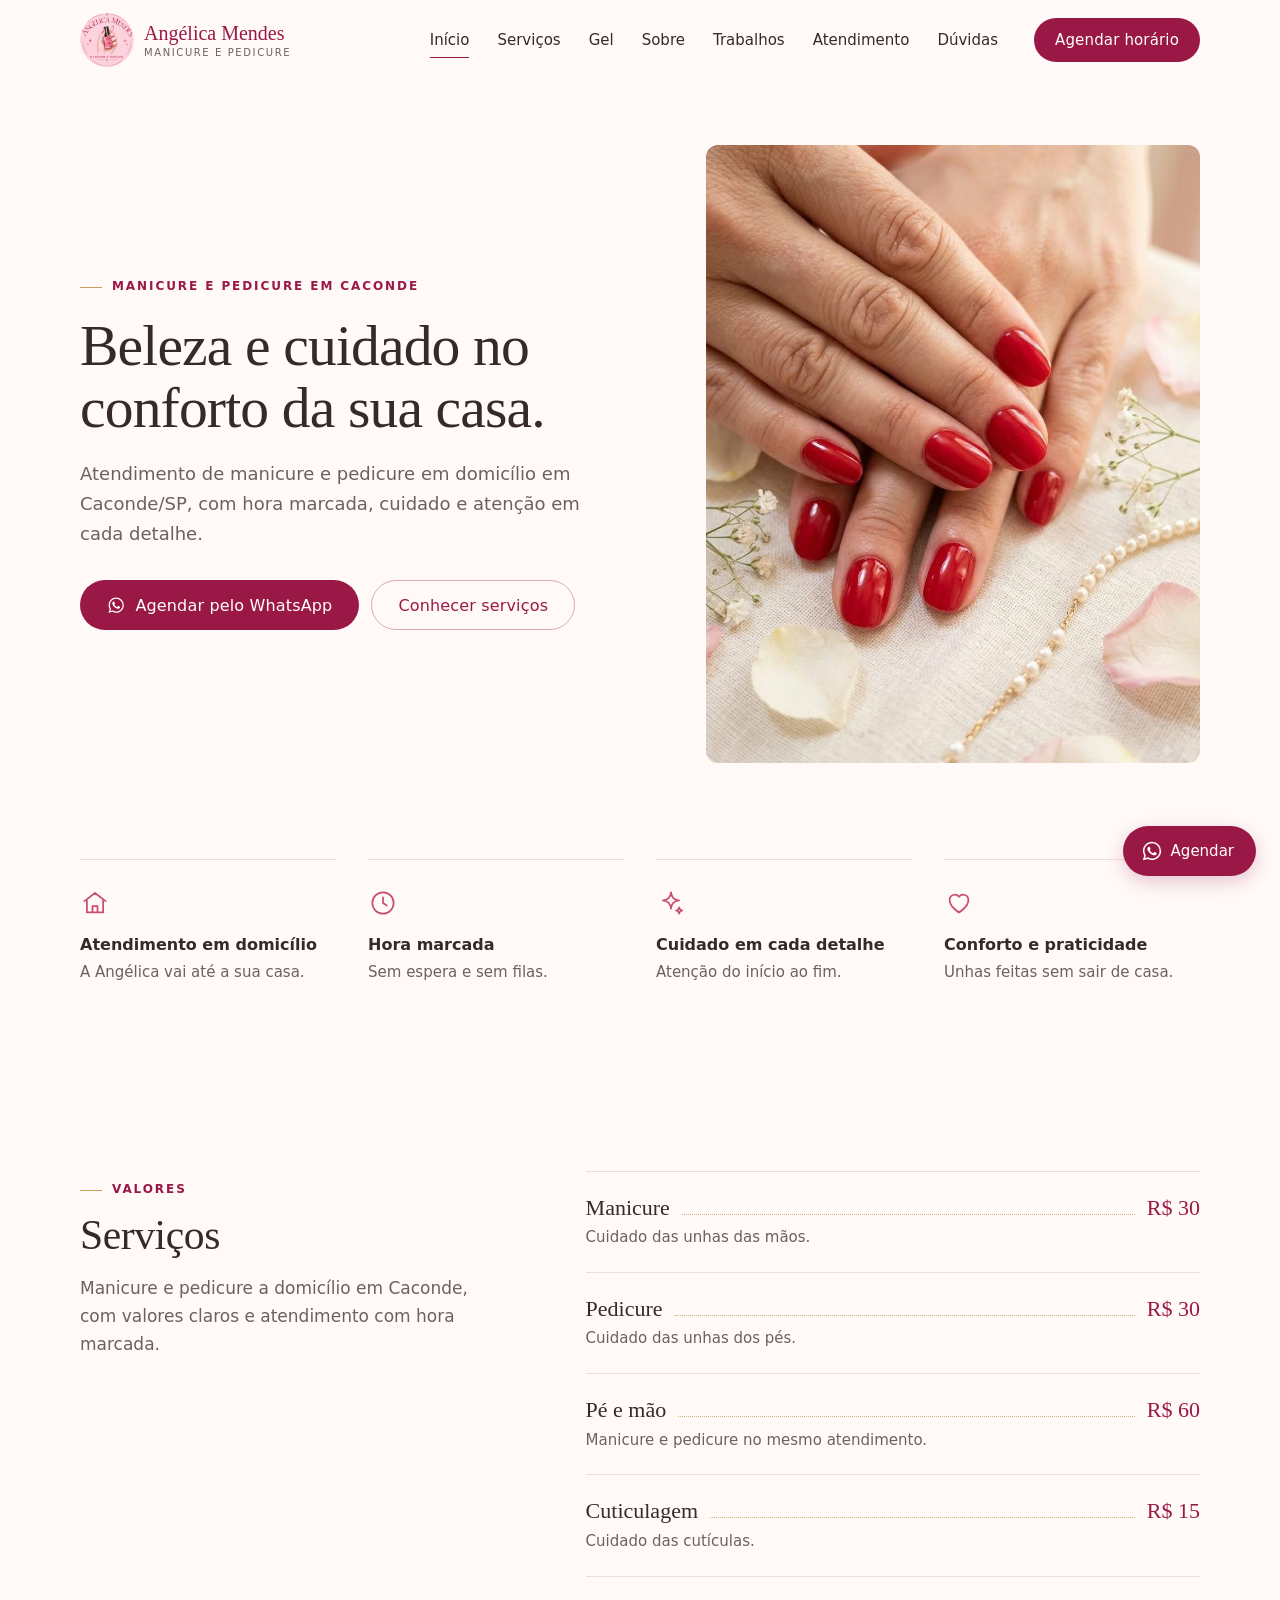
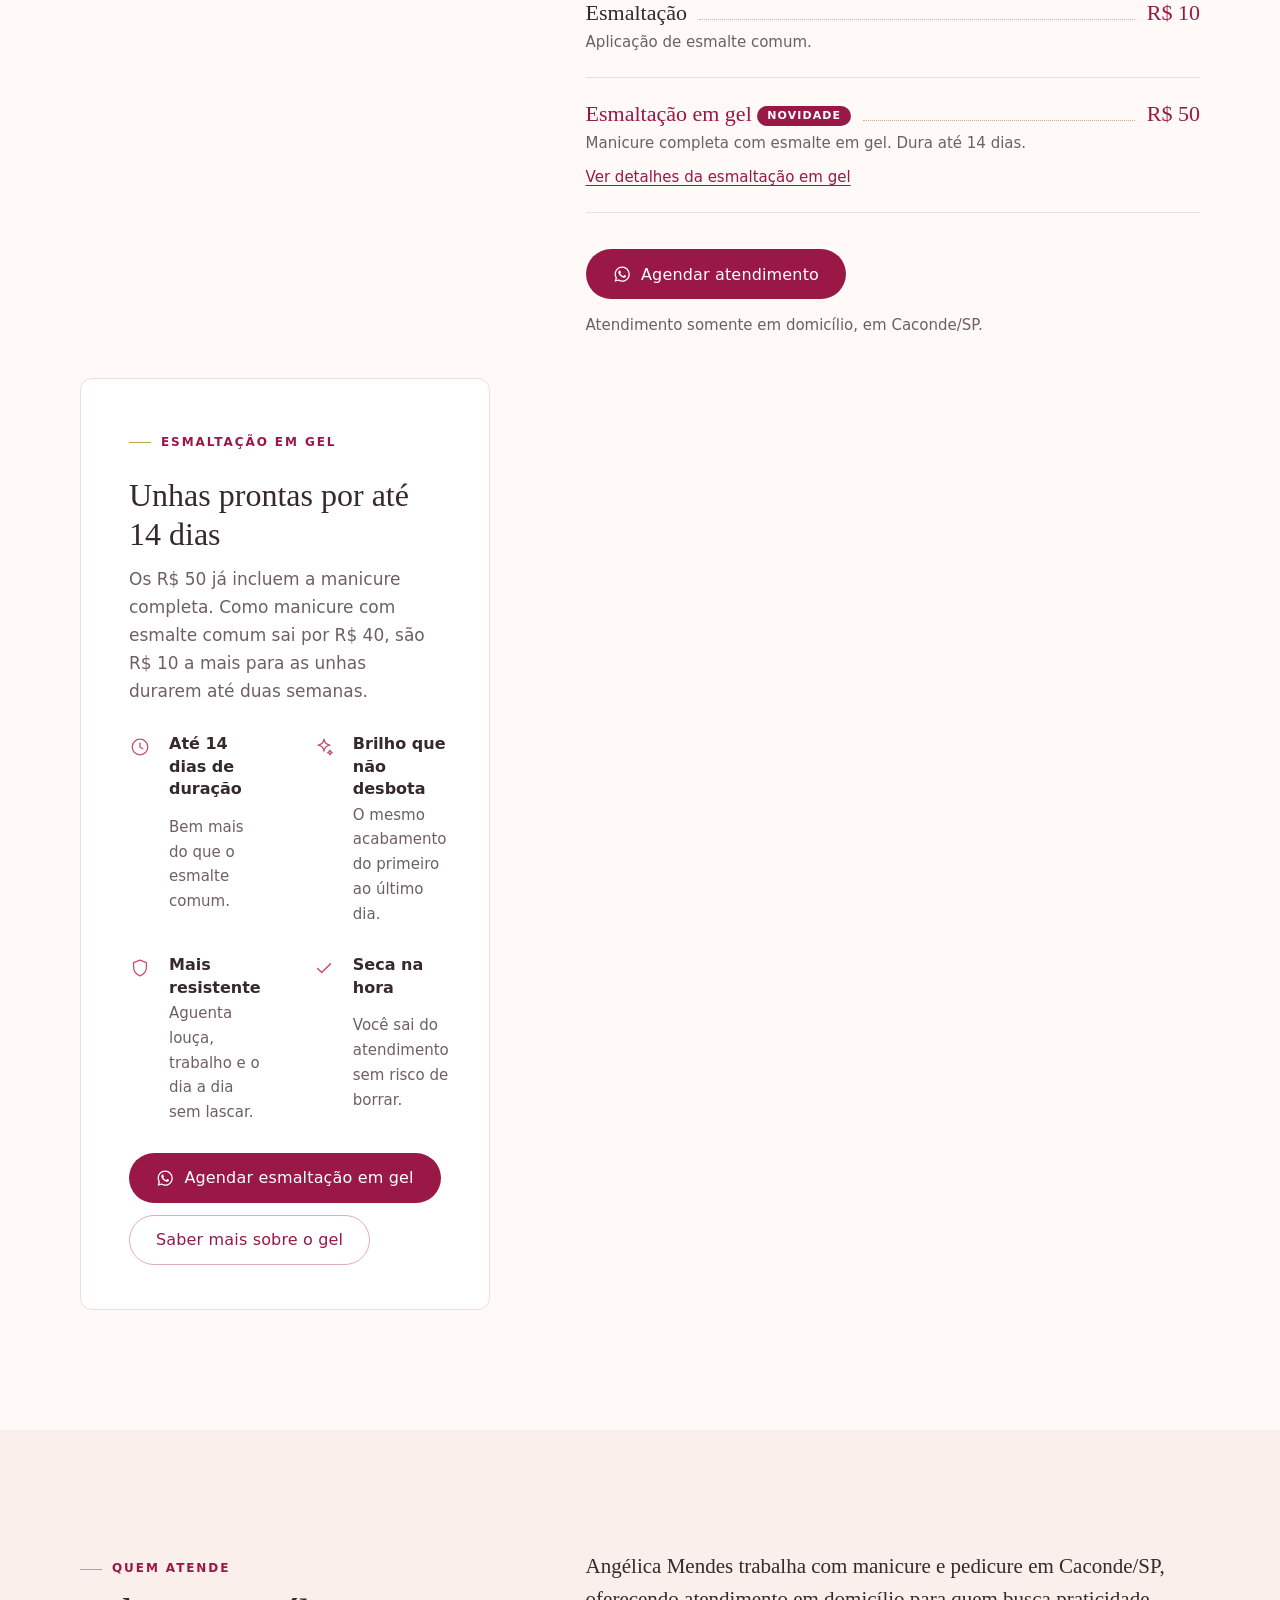
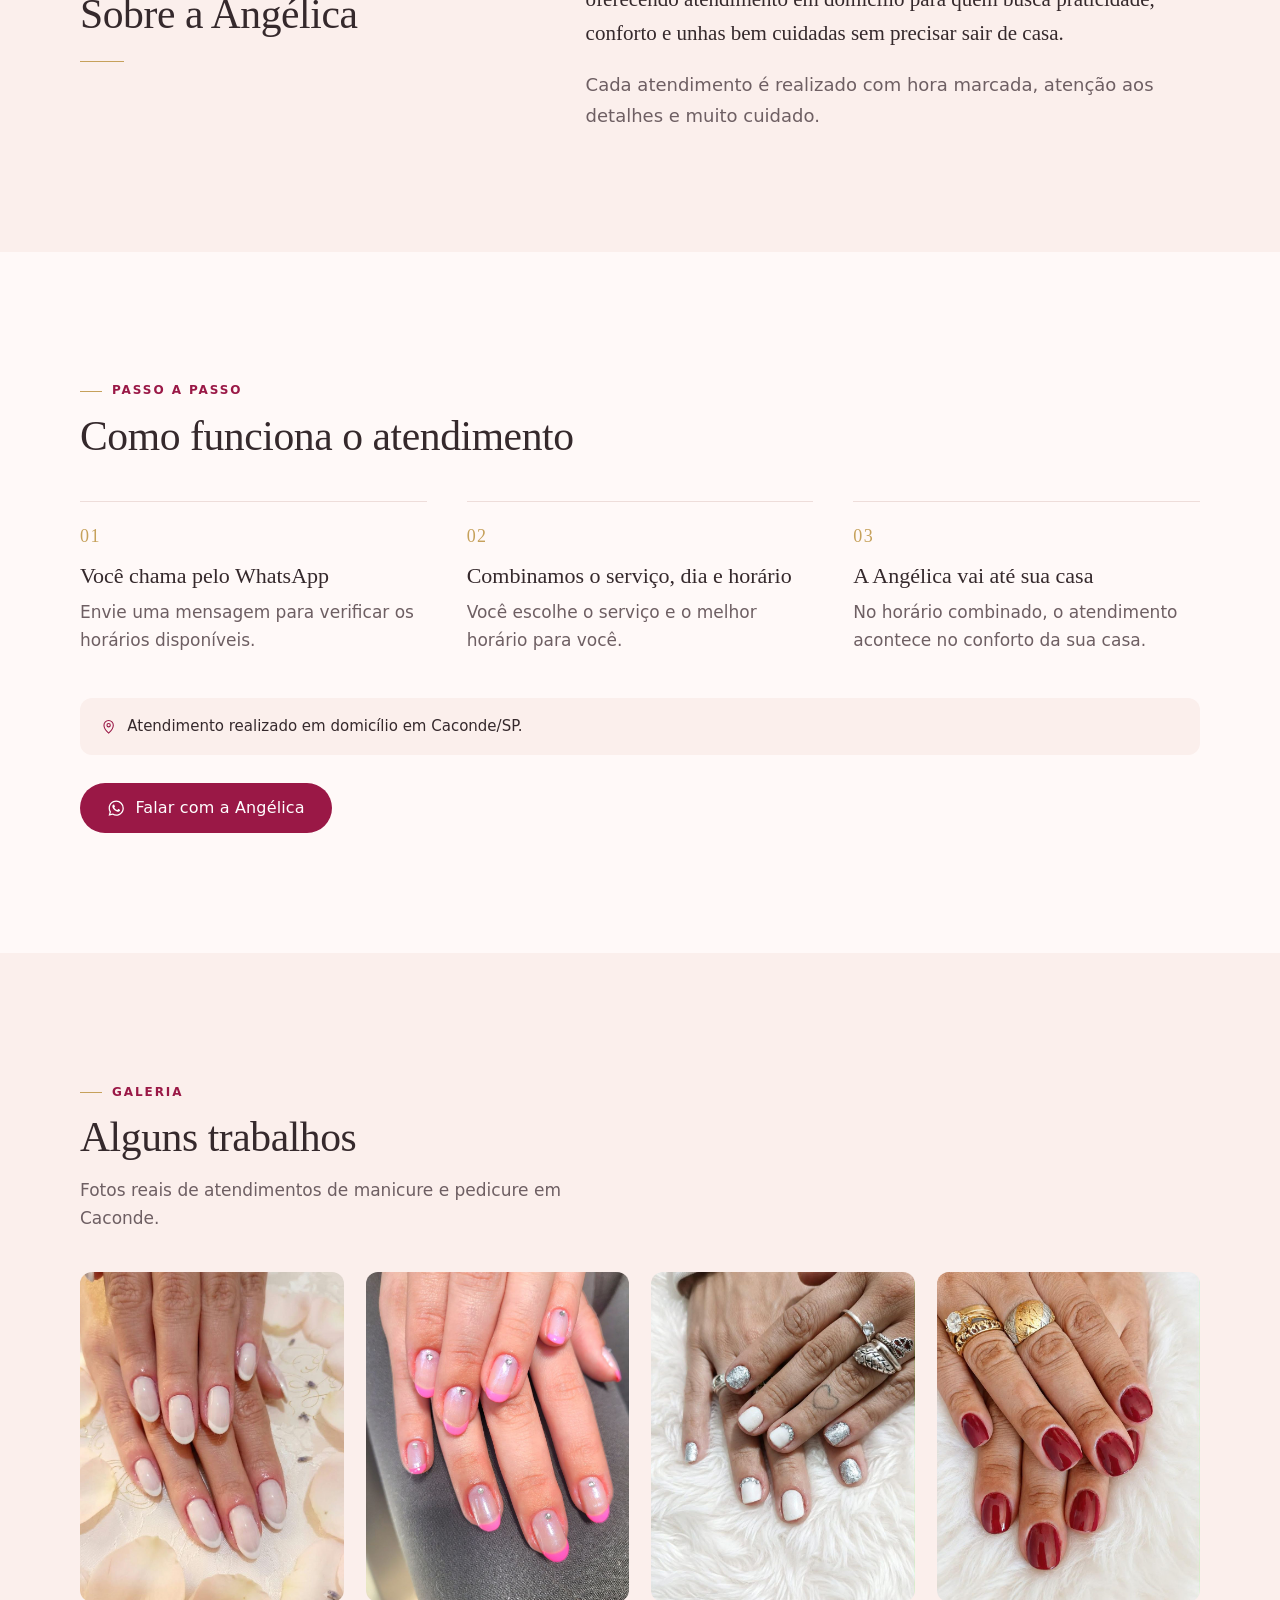
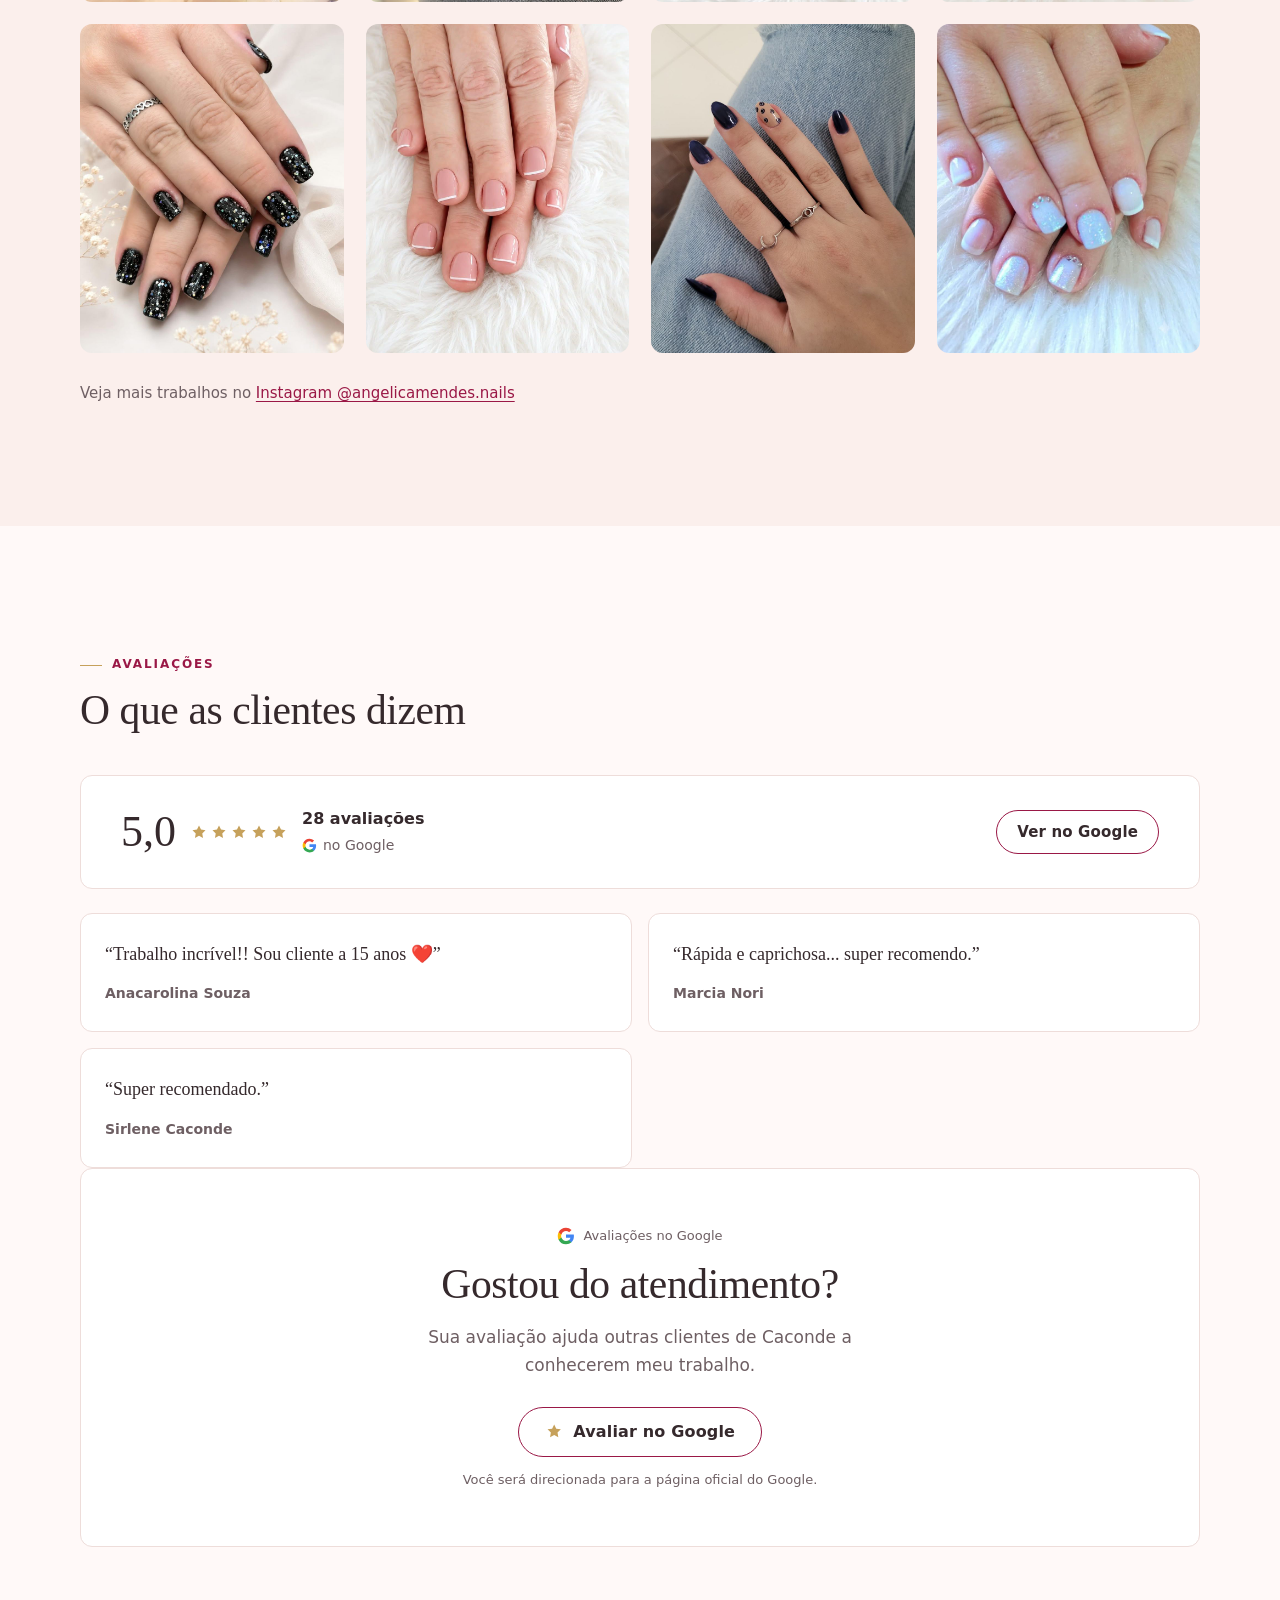
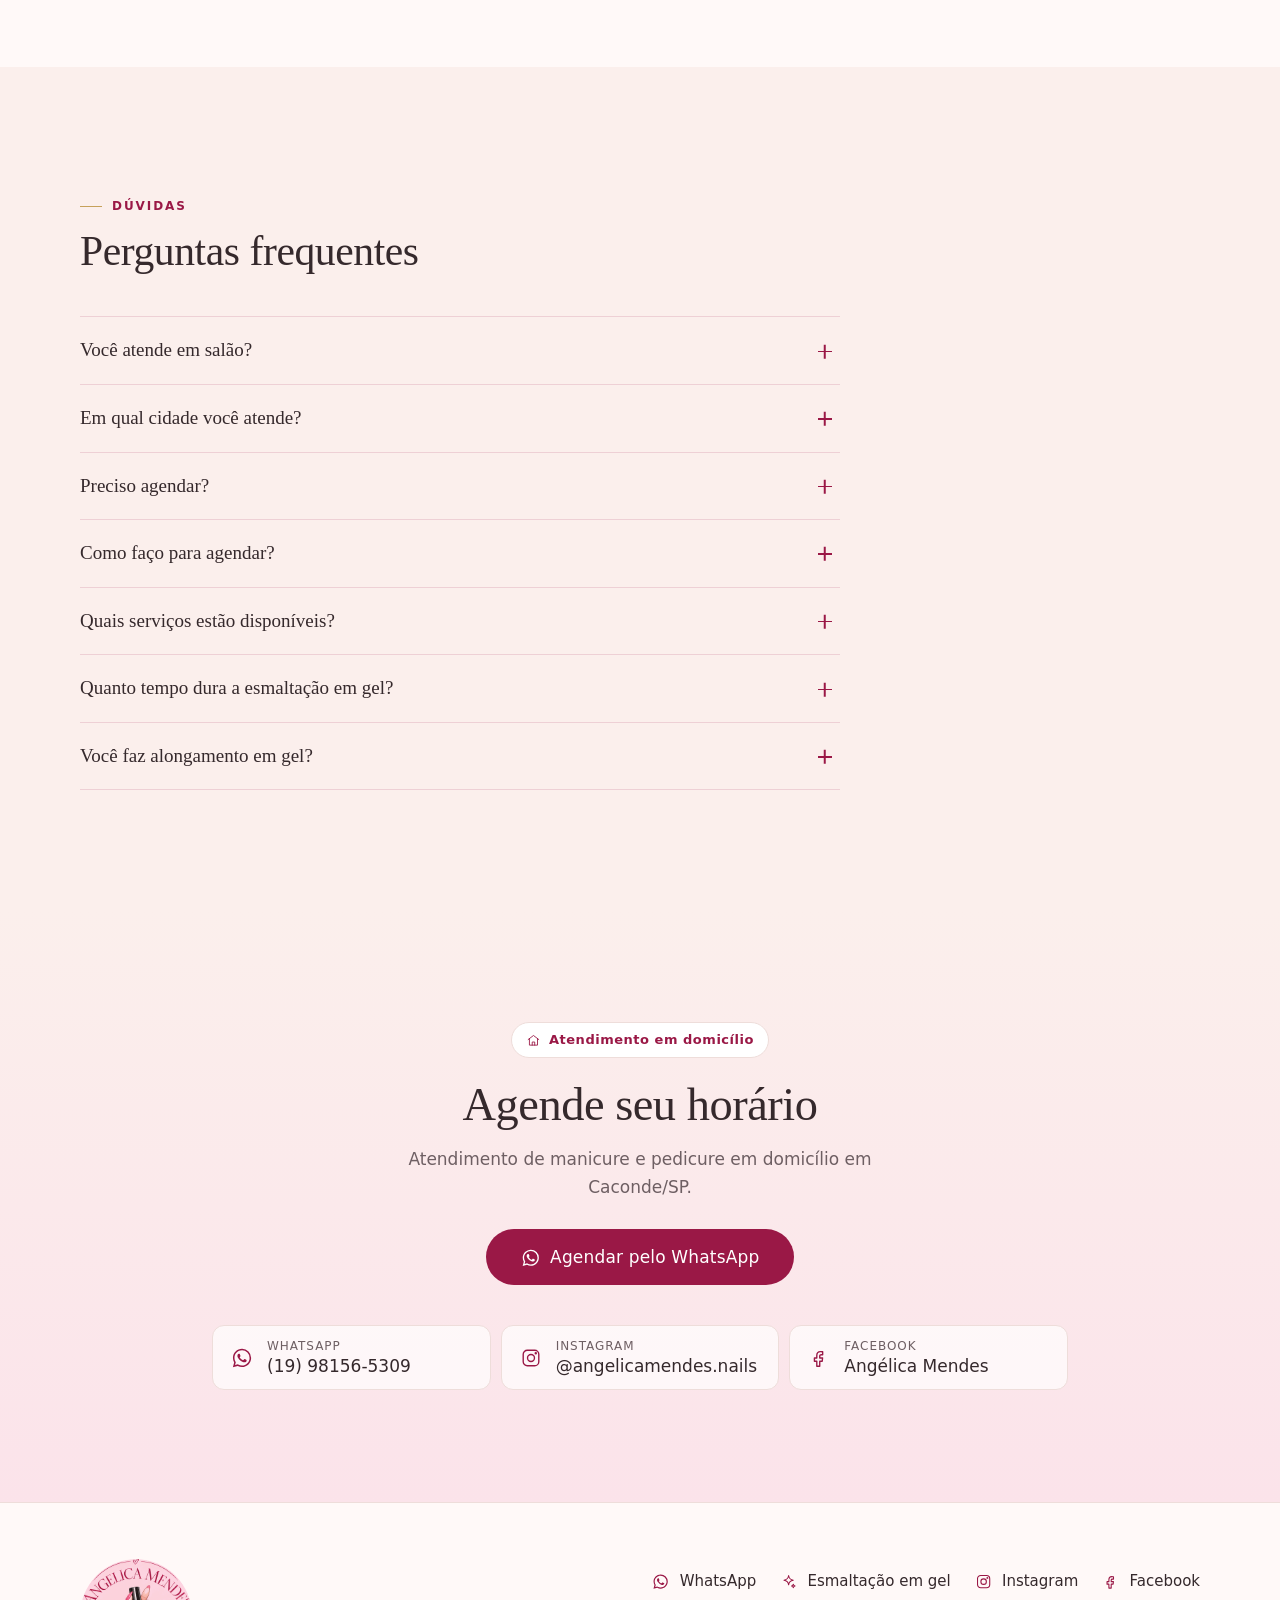
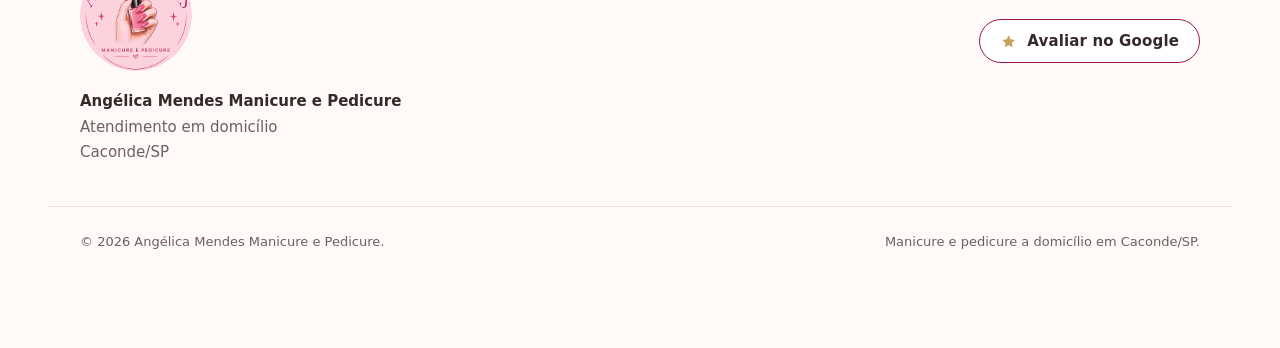
<file: index.html>
<!DOCTYPE html>
<html lang="pt-BR">
<head>
  <meta charset="utf-8">
  <meta name="viewport" content="width=device-width, initial-scale=1">

  <title>Angélica Mendes | Manicure e Pedicure em Caconde SP</title>
  <meta name="description" content="Manicure, pedicure e esmaltação em gel em domicílio em Caconde/SP. Hora marcada, gel com duração de até 14 dias. Agende pelo WhatsApp.">
  <meta name="author" content="Angélica Mendes Manicure e Pedicure">
  <meta name="robots" content="index, follow, max-image-preview:large">
  <meta name="theme-color" content="#FFF9F8">
  <link rel="canonical" href="https://angelicanails.online/">

  <!-- Open Graph (Facebook, Instagram, WhatsApp) -->
  <meta property="og:type" content="website">
  <meta property="og:locale" content="pt_BR">
  <meta property="og:site_name" content="Angélica Mendes Manicure e Pedicure">
  <meta property="og:title" content="Angélica Mendes | Manicure e Pedicure em Caconde SP">
  <meta property="og:description" content="Manicure, pedicure e esmaltação em gel em domicílio em Caconde/SP. Atendimento com hora marcada no conforto da sua casa.">
  <meta property="og:url" content="https://angelicanails.online/">
  <meta property="og:image" content="https://angelicanails.online/assets/og-image.jpg">
  <meta property="og:image:type" content="image/jpeg">
  <meta property="og:image:width" content="1200">
  <meta property="og:image:height" content="630">
  <meta property="og:image:alt" content="Logo Angélica Mendes Manicure e Pedicure — atendimento em domicílio em Caconde/SP">

  <!-- Twitter / X -->
  <meta name="twitter:card" content="summary_large_image">
  <meta name="twitter:title" content="Angélica Mendes | Manicure e Pedicure em Caconde SP">
  <meta name="twitter:description" content="Manicure, pedicure e esmaltação em gel em domicílio em Caconde/SP. Atendimento com hora marcada no conforto da sua casa.">
  <meta name="twitter:image" content="https://angelicanails.online/assets/og-image.jpg">
  <meta name="twitter:image:alt" content="Logo Angélica Mendes Manicure e Pedicure — atendimento em domicílio em Caconde/SP">

  <!-- Ícones -->
  <link rel="icon" href="favicon.ico" sizes="48x48">
  <link rel="icon" href="assets/favicon-192.png" type="image/png" sizes="192x192">
  <link rel="apple-touch-icon" href="assets/apple-touch-icon.png">

  <!--
    GOOGLE SEARCH CONSOLE
    Se escolher a verificação por meta tag, cole aqui a tag fornecida pelo Google, por exemplo:
    <meta name="google-site-verification" content="CODIGO-FORNECIDO-PELO-GOOGLE">
  -->

  <!--
    GOOGLE ANALYTICS (GA4)
    Cole aqui o snippet oficial do GA4 (gtag.js) com o seu ID "G-XXXXXXXXXX",
    copiado do painel do Google Analytics.
  -->

  <!--
    META PIXEL (Facebook / Instagram Ads)
    Cole aqui o código base do Meta Pixel copiado do Gerenciador de Eventos da Meta.
  -->

  <link rel="preload" as="image" href="assets/trabalhos/trabalho-01.jpg" fetchpriority="high">
  <link rel="stylesheet" href="css/style.css?v=20261028">

  <!-- Dados estruturados (Schema.org). Sem endereço, nota, avaliações ou horário: não informados. -->
  <script type="application/ld+json">
  {
    "@context": "https://schema.org",
    "@type": "NailSalon",
    "@id": "https://angelicanails.online/#negocio",
    "name": "Angélica Mendes Manicure e Pedicure",
    "description": "Manicure, pedicure e esmaltação em gel em domicílio em Caconde/SP, com atendimento com hora marcada.",
    "url": "https://angelicanails.online/",
    "telephone": "+5519981565309",
    "logo": "https://angelicanails.online/assets/logo.png",
    "image": [
      "https://angelicanails.online/assets/og-image.jpg",
      "https://angelicanails.online/assets/trabalhos/trabalho-01.jpg"
    ],
    "priceRange": "R$ 10 - R$ 60",
    "currenciesAccepted": "BRL",
    "sameAs": [
      "https://www.instagram.com/angelicamendes.nails/",
      "https://www.facebook.com/profile.php?id=61594595216214"
    ],
    "areaServed": {
      "@type": "City",
      "name": "Caconde",
      "containedInPlace": {
        "@type": "State",
        "name": "São Paulo",
        "containedInPlace": {
          "@type": "Country",
          "name": "Brasil"
        }
      }
    },
    "hasOfferCatalog": {
      "@type": "OfferCatalog",
      "name": "Serviços de manicure e pedicure em domicílio",
      "itemListElement": [
        { "@type": "Offer", "price": "30.00", "priceCurrency": "BRL", "itemOffered": { "@type": "Service", "name": "Manicure" } },
        { "@type": "Offer", "price": "30.00", "priceCurrency": "BRL", "itemOffered": { "@type": "Service", "name": "Pedicure" } },
        { "@type": "Offer", "price": "60.00", "priceCurrency": "BRL", "itemOffered": { "@type": "Service", "name": "Pé e mão" } },
        { "@type": "Offer", "price": "15.00", "priceCurrency": "BRL", "itemOffered": { "@type": "Service", "name": "Cuticulagem" } },
        { "@type": "Offer", "price": "10.00", "priceCurrency": "BRL", "itemOffered": { "@type": "Service", "name": "Esmaltação" } },
        { "@type": "Offer", "price": "50.00", "priceCurrency": "BRL", "url": "https://angelicanails.online/esmaltacao-em-gel.html", "itemOffered": { "@type": "Service", "name": "Esmaltação em gel", "description": "Manicure completa com esmaltação em gel, com duração de até 14 dias." } }
      ]
    }
  }
  </script>
</head>

<body>
  <a class="skip-link" href="#conteudo">Pular para o conteúdo</a>

  <!-- ==================== HEADER ==================== -->
  <header class="header" id="topo">
    <div class="container header__inner">
      <a class="brand" href="#inicio">
        <img class="brand__logo" src="assets/logo.png" alt="" width="52" height="52">
        <span class="brand__text">Angélica Mendes<small>Manicure e Pedicure</small></span>
      </a>

      <button class="menu-toggle" type="button" aria-expanded="false" aria-controls="menu" aria-label="Abrir menu">
        <span class="menu-toggle__bar" aria-hidden="true"></span>
      </button>

      <nav class="nav" id="menu" aria-label="Menu principal">
        <ul class="nav__list">
          <li><a href="#inicio">Início</a></li>
          <li><a href="#servicos">Serviços</a></li>
          <li><a href="esmaltacao-em-gel.html">Gel</a></li>
          <li><a href="#sobre">Sobre</a></li>
          <li><a href="#trabalhos">Trabalhos</a></li>
          <li><a href="#atendimento">Atendimento</a></li>
          <li><a href="#duvidas">Dúvidas</a></li>
        </ul>
        <a class="btn btn--primary btn--sm nav__cta" href="https://wa.me/5519981565309?text=Ol%C3%A1%2C%20Ang%C3%A9lica%21%20Vim%20pelo%20seu%20site%20e%20gostaria%20de%20agendar%20um%20hor%C3%A1rio." target="_blank" rel="noopener noreferrer" aria-label="Agendar horário pelo WhatsApp (abre em nova aba)">Agendar horário</a>
      </nav>
    </div>
  </header>

  <main id="conteudo">

    <!-- ==================== HERO ==================== -->
    <section class="hero" id="inicio" aria-labelledby="hero-title">
      <div class="container hero__inner">
        <div class="hero__content">
          <h1 id="hero-title" class="hero__title">
            <span class="eyebrow">Manicure e Pedicure em Caconde</span>
            <span class="hero__headline">Beleza e cuidado no conforto da sua casa.</span>
          </h1>
          <p class="hero__text">Atendimento de manicure e pedicure em domicílio em Caconde/SP, com hora marcada, cuidado e atenção em cada detalhe.</p>
          <div class="hero__actions">
            <a class="btn btn--primary" href="https://wa.me/5519981565309?text=Ol%C3%A1%2C%20Ang%C3%A9lica%21%20Vim%20pelo%20seu%20site%20e%20gostaria%20de%20agendar%20um%20hor%C3%A1rio." target="_blank" rel="noopener noreferrer" aria-label="Agendar pelo WhatsApp (abre em nova aba)">
              <svg class="icon" aria-hidden="true"><use href="#i-whatsapp"></use></svg>
              Agendar pelo WhatsApp
            </a>
            <a class="btn btn--ghost" href="#servicos">Conhecer serviços</a>
          </div>
        </div>

        <figure class="hero__media media-frame">
          <!--
            Foto principal: usa um trabalho real da galeria.
            Para trocar por uma foto profissional, altere o src (formato vertical 4:5, ~960 × 1200 px)
            e atualize também o <link rel="preload"> no <head>.
          -->
          <img src="assets/trabalhos/trabalho-01.jpg" alt="Unhas com esmaltação vermelha feitas por Angélica Mendes, manicure em Caconde" width="960" height="1200" fetchpriority="high" data-fallback>
        </figure>
      </div>
    </section>

    <!-- ==================== DIFERENCIAIS ==================== -->
    <section class="features" aria-labelledby="features-title">
      <div class="container">
        <h2 id="features-title" class="visually-hidden">Diferenciais do atendimento</h2>
        <ul class="features__list">
          <li class="feature">
            <svg class="feature__icon" aria-hidden="true"><use href="#i-home"></use></svg>
            <h3 class="feature__title">Atendimento em domicílio</h3>
            <p class="feature__text">A Angélica vai até a sua casa.</p>
          </li>
          <li class="feature">
            <svg class="feature__icon" aria-hidden="true"><use href="#i-clock"></use></svg>
            <h3 class="feature__title">Hora marcada</h3>
            <p class="feature__text">Sem espera e sem filas.</p>
          </li>
          <li class="feature">
            <svg class="feature__icon" aria-hidden="true"><use href="#i-sparkle"></use></svg>
            <h3 class="feature__title">Cuidado em cada detalhe</h3>
            <p class="feature__text">Atenção do início ao fim.</p>
          </li>
          <li class="feature">
            <svg class="feature__icon" aria-hidden="true"><use href="#i-heart"></use></svg>
            <h3 class="feature__title">Conforto e praticidade</h3>
            <p class="feature__text">Unhas feitas sem sair de casa.</p>
          </li>
        </ul>
      </div>
    </section>

    <!-- ==================== SERVIÇOS ==================== -->
    <section class="section" id="servicos" aria-labelledby="servicos-title">
      <div class="container services">
        <header class="section__header">
          <p class="eyebrow">Valores</p>
          <h2 id="servicos-title" class="section__title">Serviços</h2>
          <p class="section__lead">Manicure e pedicure a domicílio em Caconde, com valores claros e atendimento com hora marcada.</p>
        </header>

        <!-- Para alterar preços ou serviços, edite os itens abaixo (e também o JSON-LD no <head>). -->
        <ul class="price-list">
          <li class="price-item">
            <h3 class="price-item__name">Manicure</h3>
            <span class="price-item__dots" aria-hidden="true"></span>
            <p class="price-item__price">R$ 30</p>
            <p class="price-item__desc">Cuidado das unhas das mãos.</p>
          </li>
          <li class="price-item">
            <h3 class="price-item__name">Pedicure</h3>
            <span class="price-item__dots" aria-hidden="true"></span>
            <p class="price-item__price">R$ 30</p>
            <p class="price-item__desc">Cuidado das unhas dos pés.</p>
          </li>
          <li class="price-item">
            <h3 class="price-item__name">Pé e mão</h3>
            <span class="price-item__dots" aria-hidden="true"></span>
            <p class="price-item__price">R$ 60</p>
            <p class="price-item__desc">Manicure e pedicure no mesmo atendimento.</p>
          </li>
          <li class="price-item">
            <h3 class="price-item__name">Cuticulagem</h3>
            <span class="price-item__dots" aria-hidden="true"></span>
            <p class="price-item__price">R$ 15</p>
            <p class="price-item__desc">Cuidado das cutículas.</p>
          </li>
          <li class="price-item">
            <h3 class="price-item__name">Esmaltação</h3>
            <span class="price-item__dots" aria-hidden="true"></span>
            <p class="price-item__price">R$ 10</p>
            <p class="price-item__desc">Aplicação de esmalte comum.</p>
          </li>
          <li class="price-item price-item--featured">
            <h3 class="price-item__name">Esmaltação em gel <span class="badge">Novidade</span></h3>
            <span class="price-item__dots" aria-hidden="true"></span>
            <p class="price-item__price">R$ 50</p>
            <p class="price-item__desc">Manicure completa com esmalte em gel. Dura até 14 dias.</p>
            <p class="price-item__tag"><a href="esmaltacao-em-gel.html">Ver detalhes da esmaltação em gel</a></p>
          </li>
        </ul>

        <div class="services__cta">
          <a class="btn btn--primary" href="https://wa.me/5519981565309?text=Ol%C3%A1%2C%20Ang%C3%A9lica%21%20Vim%20pelo%20seu%20site%20e%20gostaria%20de%20agendar%20um%20hor%C3%A1rio." target="_blank" rel="noopener noreferrer" aria-label="Agendar atendimento pelo WhatsApp (abre em nova aba)">
            <svg class="icon" aria-hidden="true"><use href="#i-whatsapp"></use></svg>
            Agendar atendimento
          </a>
          <p class="note">Atendimento somente em domicílio, em Caconde/SP.</p>
        </div>

        <!-- Destaque: esmaltação em gel -->
        <div class="gel-card">
          <p class="eyebrow">Esmaltação em gel</p>
          <h3 class="gel-card__title">Unhas prontas por até 14 dias</h3>
          <p class="gel-card__text">Os R$ 50 já incluem a manicure completa. Como manicure com esmalte
            comum sai por R$ 40, são R$ 10 a mais para as unhas durarem até duas semanas.</p>

          <ul class="perks">
            <li class="perk">
              <svg class="perk__icon" aria-hidden="true"><use href="#i-clock"></use></svg>
              <h4 class="perk__title">Até 14 dias de duração</h4>
              <p class="perk__text">Bem mais do que o esmalte comum.</p>
            </li>
            <li class="perk">
              <svg class="perk__icon" aria-hidden="true"><use href="#i-sparkle"></use></svg>
              <h4 class="perk__title">Brilho que não desbota</h4>
              <p class="perk__text">O mesmo acabamento do primeiro ao último dia.</p>
            </li>
            <li class="perk">
              <svg class="perk__icon" aria-hidden="true"><use href="#i-shield"></use></svg>
              <h4 class="perk__title">Mais resistente</h4>
              <p class="perk__text">Aguenta louça, trabalho e o dia a dia sem lascar.</p>
            </li>
            <li class="perk">
              <svg class="perk__icon" aria-hidden="true"><use href="#i-check"></use></svg>
              <h4 class="perk__title">Seca na hora</h4>
              <p class="perk__text">Você sai do atendimento sem risco de borrar.</p>
            </li>
          </ul>

          <div class="gel-card__actions">
            <a class="btn btn--primary" href="https://wa.me/5519981565309?text=Ol%C3%A1%2C%20Ang%C3%A9lica%21%20Vim%20pelo%20seu%20site%20e%20gostaria%20de%20agendar%20uma%20esmalta%C3%A7%C3%A3o%20em%20gel." target="_blank" rel="noopener noreferrer" aria-label="Agendar esmaltação em gel pelo WhatsApp (abre em nova aba)">
              <svg class="icon" aria-hidden="true"><use href="#i-whatsapp"></use></svg>
              Agendar esmaltação em gel
            </a>
            <a class="btn btn--ghost" href="esmaltacao-em-gel.html">Saber mais sobre o gel</a>
          </div>
        </div>
      </div>
    </section>

    <!-- ==================== SOBRE ==================== -->
    <section class="section section--tint" id="sobre" aria-labelledby="sobre-title">
      <div class="container about">
        <div class="about__heading">
          <p class="eyebrow">Quem atende</p>
          <h2 id="sobre-title" class="section__title">Sobre a Angélica</h2>
          <span class="divider" aria-hidden="true"></span>
        </div>
        <div class="about__text">
          <p>Angélica Mendes trabalha com manicure e pedicure em Caconde/SP, oferecendo atendimento em domicílio para quem busca praticidade, conforto e unhas bem cuidadas sem precisar sair de casa.</p>
          <p>Cada atendimento é realizado com hora marcada, atenção aos detalhes e muito cuidado.</p>
        </div>
      </div>
    </section>

    <!-- ==================== COMO FUNCIONA ==================== -->
    <section class="section" id="atendimento" aria-labelledby="atendimento-title">
      <div class="container">
        <header class="section__header">
          <p class="eyebrow">Passo a passo</p>
          <h2 id="atendimento-title" class="section__title">Como funciona o atendimento</h2>
        </header>

        <ol class="steps">
          <li class="step">
            <span class="step__number" aria-hidden="true">01</span>
            <h3 class="step__title">Você chama pelo WhatsApp</h3>
            <p class="step__text">Envie uma mensagem para verificar os horários disponíveis.</p>
          </li>
          <li class="step">
            <span class="step__number" aria-hidden="true">02</span>
            <h3 class="step__title">Combinamos o serviço, dia e horário</h3>
            <p class="step__text">Você escolhe o serviço e o melhor horário para você.</p>
          </li>
          <li class="step">
            <span class="step__number" aria-hidden="true">03</span>
            <h3 class="step__title">A Angélica vai até sua casa</h3>
            <p class="step__text">No horário combinado, o atendimento acontece no conforto da sua casa.</p>
          </li>
        </ol>

        <p class="steps__note">
          <svg class="icon" aria-hidden="true"><use href="#i-pin"></use></svg>
          Atendimento realizado em domicílio em Caconde/SP.
        </p>

        <div class="steps__cta">
          <a class="btn btn--primary" href="https://wa.me/5519981565309?text=Ol%C3%A1%2C%20Ang%C3%A9lica%21%20Vim%20pelo%20seu%20site%20e%20gostaria%20de%20agendar%20um%20hor%C3%A1rio." target="_blank" rel="noopener noreferrer" aria-label="Falar com a Angélica pelo WhatsApp (abre em nova aba)">
            <svg class="icon" aria-hidden="true"><use href="#i-whatsapp"></use></svg>
            Falar com a Angélica
          </a>
        </div>
      </div>
    </section>

    <!-- ==================== GALERIA ==================== -->
    <section class="section section--tint" id="trabalhos" aria-labelledby="trabalhos-title">
      <div class="container">
        <header class="section__header">
          <p class="eyebrow">Galeria</p>
          <h2 id="trabalhos-title" class="section__title">Alguns trabalhos</h2>
          <p class="section__lead">Fotos reais de atendimentos de manicure e pedicure em Caconde.</p>
        </header>

        <!--
          Fotos reais em assets/trabalhos/ (formato vertical 4:5, ~960 × 1200 px, até ~200 KB).
          trabalho-01.jpg é usada como foto principal no topo do site.
          Para adicionar uma foto, salve o arquivo na pasta e copie um <li>, trocando o nome e o alt.
          Se alguma foto não existir, ela é ocultada automaticamente sem quebrar o layout.
        -->
        <ul class="gallery" data-gallery>
          <li class="gallery__item">
            <button class="gallery__button" type="button" aria-label="Ampliar foto 1 de 8">
              <img src="assets/trabalhos/trabalho-02.jpg" alt="Unhas com francesinha branca clássica, trabalho de manicure em Caconde" width="960" height="1200" loading="lazy" decoding="async">
            </button>
          </li>
          <li class="gallery__item">
            <button class="gallery__button" type="button" aria-label="Ampliar foto 2 de 8">
              <img src="assets/trabalhos/trabalho-03.jpg" alt="Francesinha rosa com pequenas pedrinhas feita por Angélica Mendes" width="960" height="1200" loading="lazy" decoding="async">
            </button>
          </li>
          <li class="gallery__item">
            <button class="gallery__button" type="button" aria-label="Ampliar foto 3 de 8">
              <img src="assets/trabalhos/trabalho-04.jpg" alt="Unhas brancas combinadas com glitter prateado" width="960" height="1200" loading="lazy" decoding="async">
            </button>
          </li>
          <li class="gallery__item">
            <button class="gallery__button" type="button" aria-label="Ampliar foto 4 de 8">
              <img src="assets/trabalhos/trabalho-05.jpg" alt="Esmaltação vermelho vinho feita em atendimento a domicílio" width="960" height="1200" loading="lazy" decoding="async">
            </button>
          </li>
          <li class="gallery__item">
            <button class="gallery__button" type="button" aria-label="Ampliar foto 5 de 8">
              <img src="assets/trabalhos/trabalho-06.jpg" alt="Unhas pretas com glitter, trabalho de manicure a domicílio" width="960" height="1200" loading="lazy" decoding="async">
            </button>
          </li>
          <li class="gallery__item">
            <button class="gallery__button" type="button" aria-label="Ampliar foto 6 de 8">
              <img src="assets/trabalhos/trabalho-07.jpg" alt="Unhas nude com francesinha branca fina" width="960" height="1200" loading="lazy" decoding="async">
            </button>
          </li>
          <li class="gallery__item">
            <button class="gallery__button" type="button" aria-label="Ampliar foto 7 de 8">
              <img src="assets/trabalhos/trabalho-08.jpg" alt="Unhas azul-marinho com uma unha decorada" width="960" height="1200" loading="lazy" decoding="async">
            </button>
          </li>
          <li class="gallery__item">
            <button class="gallery__button" type="button" aria-label="Ampliar foto 8 de 8">
              <img src="assets/trabalhos/trabalho-09.jpg" alt="Unhas rosa claro com detalhes em glitter, feitas em Caconde" width="960" height="1200" loading="lazy" decoding="async">
            </button>
          </li>
        </ul>

        <p class="gallery__empty note" data-gallery-empty hidden>Em breve, fotos dos trabalhos por aqui.</p>

        <p class="gallery__more">
          Veja mais trabalhos no
          <a href="https://www.instagram.com/angelicamendes.nails/" target="_blank" rel="noopener noreferrer">Instagram @angelicamendes.nails</a>
        </p>
      </div>
    </section>

    <!-- ==================== AVALIAÇÕES (GOOGLE) ==================== -->
    <section class="section" id="avaliacoes" aria-labelledby="avaliacoes-title">
      <div class="container">
        <header class="section__header">
          <p class="eyebrow">Avaliações</p>
          <h2 id="avaliacoes-title" class="section__title">O que as clientes dizem</h2>
        </header>

        <!--
          Nota e número de avaliações conferidos no perfil do Google.
          Atualize os dois números abaixo sempre que quiser refletir o perfil atual.
        -->
        <div class="rating">
          <div class="rating__score">
            <span class="rating__number">5,0</span>
            <span class="rating__stars" role="img" aria-label="Nota 5 de 5 no Google">
              <svg class="icon" aria-hidden="true"><use href="#i-star-fill"></use></svg>
              <svg class="icon" aria-hidden="true"><use href="#i-star-fill"></use></svg>
              <svg class="icon" aria-hidden="true"><use href="#i-star-fill"></use></svg>
              <svg class="icon" aria-hidden="true"><use href="#i-star-fill"></use></svg>
              <svg class="icon" aria-hidden="true"><use href="#i-star-fill"></use></svg>
            </span>
            <span class="rating__meta">
              <strong>28 avaliações</strong>
              <span class="rating__source">
                <svg class="icon" aria-hidden="true"><use href="#i-google-color"></use></svg>
                no Google
              </span>
            </span>
          </div>
          <a class="btn btn--review btn--sm" href="https://share.google/gtAYJSd14DlijjlwW" target="_blank" rel="noopener noreferrer" aria-label="Ver as avaliações de Angélica Mendes no Google (abre em nova aba)">
            Ver no Google
          </a>
        </div>

        <!--
          Avaliações reais, copiadas do perfil do Google.
          Nunca invente avaliações: use apenas textos que existam de verdade.
        -->
        <ul class="reviews__list">
          <li class="review">
            <blockquote class="review__text">“Trabalho incrível!! Sou cliente a 15 anos ❤️”</blockquote>
            <p class="review__author">Anacarolina Souza</p>
          </li>
          <li class="review">
            <blockquote class="review__text">“Rápida e caprichosa... super recomendo.”</blockquote>
            <p class="review__author">Marcia Nori</p>
          </li>
          <li class="review">
            <blockquote class="review__text">“Super recomendado.”</blockquote>
            <p class="review__author">Sirlene Caconde</p>
          </li>
        </ul>

        <div class="review-cta">
          <p class="review-cta__label">
            <svg class="icon" aria-hidden="true"><use href="#i-google-color"></use></svg>
            Avaliações no Google
          </p>
          <h3 class="section__title">Gostou do atendimento?</h3>
          <p class="review-cta__text">Sua avaliação ajuda outras clientes de Caconde a conhecerem meu trabalho.</p>
          <a class="btn btn--review" href="https://share.google/gtAYJSd14DlijjlwW" target="_blank" rel="noopener noreferrer" aria-label="Avaliar Angélica Mendes no Google (abre em nova aba)">
            <svg class="icon icon--star" aria-hidden="true"><use href="#i-star-fill"></use></svg>
            Avaliar no Google
          </a>
          <p class="review-cta__hint">Você será direcionada para a página oficial do Google.</p>
        </div>
      </div>
    </section>

    <!-- ==================== FAQ ==================== -->
    <section class="section section--tint" id="duvidas" aria-labelledby="duvidas-title">
      <div class="container faq">
        <header class="section__header">
          <p class="eyebrow">Dúvidas</p>
          <h2 id="duvidas-title" class="section__title">Perguntas frequentes</h2>
        </header>

        <div class="faq__list">
          <details class="faq__item">
            <summary>Você atende em salão?</summary>
            <p>Não. O atendimento é realizado em domicílio.</p>
          </details>
          <details class="faq__item">
            <summary>Em qual cidade você atende?</summary>
            <p>O atendimento é realizado em Caconde/SP.</p>
          </details>
          <details class="faq__item">
            <summary>Preciso agendar?</summary>
            <p>Sim. Os atendimentos são realizados com hora marcada.</p>
          </details>
          <details class="faq__item">
            <summary>Como faço para agendar?</summary>
            <p>Entre em contato pelo WhatsApp para verificar os horários disponíveis.</p>
          </details>
          <details class="faq__item">
            <summary>Quais serviços estão disponíveis?</summary>
            <p>Manicure, pedicure, pé e mão, cuticulagem, esmaltação comum e esmaltação em gel.</p>
          </details>
          <details class="faq__item">
            <summary>Quanto tempo dura a esmaltação em gel?</summary>
            <p>Até 14 dias, bem mais do que o esmalte comum. A duração varia conforme a rotina de
              cada cliente. O serviço custa R$ 50 e já inclui a manicure completa.
              <a href="esmaltacao-em-gel.html">Veja mais sobre a esmaltação em gel</a>.</p>
          </details>
          <details class="faq__item">
            <summary>Você faz alongamento em gel?</summary>
            <p>Ainda não. Por enquanto a Angélica trabalha com esmaltação em gel, e está estudando
              o alongamento em gel para oferecer esse serviço no futuro.</p>
          </details>
        </div>
      </div>
    </section>

    <!-- ==================== CONTATO ==================== -->
    <section class="contact" id="contato" aria-labelledby="contato-title">
      <div class="container contact__inner">
        <p class="contact__badge">
          <svg class="icon" aria-hidden="true"><use href="#i-home"></use></svg>
          Atendimento em domicílio
        </p>
        <h2 id="contato-title" class="contact__title">Agende seu horário</h2>
        <p class="contact__text">Atendimento de manicure e pedicure em domicílio em Caconde/SP.</p>
        <a class="btn btn--primary btn--lg" href="https://wa.me/5519981565309?text=Ol%C3%A1%2C%20Ang%C3%A9lica%21%20Vim%20pelo%20seu%20site%20e%20gostaria%20de%20agendar%20um%20hor%C3%A1rio." target="_blank" rel="noopener noreferrer" aria-label="Agendar pelo WhatsApp (abre em nova aba)">
          <svg class="icon" aria-hidden="true"><use href="#i-whatsapp"></use></svg>
          Agendar pelo WhatsApp
        </a>

        <ul class="contact__channels" aria-label="Canais de contato">
          <li>
            <a href="https://wa.me/5519981565309?text=Ol%C3%A1%2C%20Ang%C3%A9lica%21%20Vim%20pelo%20seu%20site%20e%20gostaria%20de%20agendar%20um%20hor%C3%A1rio." target="_blank" rel="noopener noreferrer">
              <svg class="icon" aria-hidden="true"><use href="#i-whatsapp"></use></svg>
              <span><small>WhatsApp</small>(19) 98156-5309</span>
            </a>
          </li>
          <li>
            <a href="https://www.instagram.com/angelicamendes.nails/" target="_blank" rel="noopener noreferrer">
              <svg class="icon" aria-hidden="true"><use href="#i-instagram"></use></svg>
              <span><small>Instagram</small>@angelicamendes.nails</span>
            </a>
          </li>
          <li>
            <a href="https://www.facebook.com/profile.php?id=61594595216214" target="_blank" rel="noopener noreferrer">
              <svg class="icon" aria-hidden="true"><use href="#i-facebook"></use></svg>
              <span><small>Facebook</small>Angélica Mendes</span>
            </a>
          </li>
        </ul>
      </div>
    </section>

  </main>

  <!-- ==================== RODAPÉ ==================== -->
  <footer class="footer">
    <div class="container footer__inner">
      <div class="footer__brand">
        <img class="footer__logo" src="assets/logo.png" alt="Logo Angélica Mendes Manicure e Pedicure" width="112" height="112" loading="lazy" decoding="async">
        <p class="footer__info">
          <strong>Angélica Mendes Manicure e Pedicure</strong><br>
          Atendimento em domicílio<br>
          Caconde/SP
        </p>
      </div>

      <div class="footer__side">
        <nav class="footer__links" aria-label="Contato e redes sociais">
          <ul>
            <li>
              <a href="https://wa.me/5519981565309?text=Ol%C3%A1%2C%20Ang%C3%A9lica%21%20Vim%20pelo%20seu%20site%20e%20gostaria%20de%20agendar%20um%20hor%C3%A1rio." target="_blank" rel="noopener noreferrer">
                <svg class="icon" aria-hidden="true"><use href="#i-whatsapp"></use></svg>
                WhatsApp
              </a>
            </li>
            <li>
              <a href="esmaltacao-em-gel.html">
                <svg class="icon" aria-hidden="true"><use href="#i-sparkle"></use></svg>
                Esmaltação em gel
              </a>
            </li>
            <li>
              <a href="https://www.instagram.com/angelicamendes.nails/" target="_blank" rel="noopener noreferrer">
                <svg class="icon" aria-hidden="true"><use href="#i-instagram"></use></svg>
                Instagram
              </a>
            </li>
            <li>
              <a href="https://www.facebook.com/profile.php?id=61594595216214" target="_blank" rel="noopener noreferrer">
                <svg class="icon" aria-hidden="true"><use href="#i-facebook"></use></svg>
                Facebook
              </a>
            </li>
          </ul>
        </nav>
        <a class="btn btn--review btn--sm" href="https://share.google/gtAYJSd14DlijjlwW" target="_blank" rel="noopener noreferrer" aria-label="Avaliar Angélica Mendes no Google (abre em nova aba)">
          <svg class="icon icon--star" aria-hidden="true"><use href="#i-star-fill"></use></svg>
          Avaliar no Google
        </a>
      </div>
    </div>

    <div class="container footer__bottom">
      <p>© <span data-year>2026</span> Angélica Mendes Manicure e Pedicure.</p>
      <p>Manicure e pedicure a domicílio em Caconde/SP.</p>
    </div>
  </footer>

  <!-- ==================== BOTÃO FLUTUANTE WHATSAPP ==================== -->
  <a class="whatsapp-float" href="https://wa.me/5519981565309?text=Ol%C3%A1%2C%20Ang%C3%A9lica%21%20Vim%20pelo%20seu%20site%20e%20gostaria%20de%20agendar%20um%20hor%C3%A1rio." target="_blank" rel="noopener noreferrer" aria-label="Agendar pelo WhatsApp (abre em nova aba)">
    <svg class="icon" aria-hidden="true"><use href="#i-whatsapp"></use></svg>
    <span class="whatsapp-float__label" aria-hidden="true">Agendar</span>
  </a>

  <!-- ==================== LIGHTBOX ==================== -->
  <dialog class="lightbox" aria-label="Foto ampliada" data-lightbox>
    <button class="lightbox__btn lightbox__close" type="button" aria-label="Fechar" data-lb-close>
      <svg class="icon" aria-hidden="true"><use href="#i-close"></use></svg>
    </button>
    <button class="lightbox__btn lightbox__prev" type="button" aria-label="Foto anterior" data-lb-prev>
      <svg class="icon" aria-hidden="true"><use href="#i-arrow-left"></use></svg>
    </button>
    <figure class="lightbox__figure">
      <img alt="" data-lb-img>
      <figcaption class="lightbox__counter" data-lb-counter></figcaption>
    </figure>
    <button class="lightbox__btn lightbox__next" type="button" aria-label="Próxima foto" data-lb-next>
      <svg class="icon" aria-hidden="true"><use href="#i-arrow-right"></use></svg>
    </button>
  </dialog>

  <!-- ==================== ÍCONES SVG ==================== -->
  <svg class="svg-sprite" aria-hidden="true" focusable="false" xmlns="http://www.w3.org/2000/svg">
    <symbol id="i-whatsapp" viewBox="0 0 24 24"><path fill="currentColor" d="M12.04 2C6.58 2 2.13 6.45 2.13 11.91c0 1.75.46 3.45 1.32 4.95L2.05 22l5.25-1.38a9.87 9.87 0 0 0 4.74 1.21h.01c5.46 0 9.91-4.45 9.91-9.91A9.85 9.85 0 0 0 12.04 2Zm0 18.15h-.01a8.2 8.2 0 0 1-4.19-1.15l-.3-.18-3.12.82.83-3.04-.2-.31a8.2 8.2 0 0 1-1.26-4.38c0-4.54 3.7-8.24 8.25-8.24a8.2 8.2 0 0 1 5.83 2.42 8.18 8.18 0 0 1 2.41 5.83c0 4.54-3.7 8.23-8.24 8.23Zm4.52-6.16c-.25-.12-1.47-.72-1.7-.81-.23-.08-.39-.12-.56.13-.17.25-.64.81-.79.97-.14.17-.29.19-.54.06-.25-.12-1.05-.39-1.99-1.23-.74-.66-1.23-1.47-1.38-1.72-.14-.25-.02-.38.11-.51.11-.11.25-.29.37-.43.13-.15.17-.25.25-.42.08-.17.04-.31-.02-.43-.06-.13-.56-1.35-.76-1.84-.2-.48-.41-.42-.56-.43h-.48a.92.92 0 0 0-.66.31c-.23.25-.87.85-.87 2.07 0 1.22.89 2.4 1.01 2.56.12.17 1.75 2.67 4.24 3.74.59.26 1.05.41 1.41.52.59.19 1.13.16 1.56.1.48-.07 1.47-.6 1.67-1.18.21-.58.21-1.07.14-1.18-.06-.1-.22-.16-.47-.29Z"/></symbol>
    <symbol id="i-home" viewBox="0 0 24 24"><path fill="none" stroke="currentColor" stroke-width="1.4" stroke-linecap="round" stroke-linejoin="round" d="M3.5 10.5 12 4l8.5 6.5M5.5 9v10.5h13V9M10 19.5v-5h4v5"/></symbol>
    <symbol id="i-clock" viewBox="0 0 24 24"><g fill="none" stroke="currentColor" stroke-width="1.4" stroke-linecap="round" stroke-linejoin="round"><circle cx="12" cy="12" r="8.5"/><path d="M12 7.5V12l3 2"/></g></symbol>
    <symbol id="i-sparkle" viewBox="0 0 24 24"><path fill="none" stroke="currentColor" stroke-width="1.4" stroke-linejoin="round" d="M12 3.5c.6 4.3 2.2 5.9 6.5 6.5-4.3.6-5.9 2.2-6.5 6.5-.6-4.3-2.2-5.9-6.5-6.5 4.3-.6 5.9-2.2 6.5-6.5ZM18.5 15.5c.25 1.6.9 2.25 2.5 2.5-1.6.25-2.25.9-2.5 2.5-.25-1.6-.9-2.25-2.5-2.5 1.6-.25 2.25-.9 2.5-2.5Z"/></symbol>
    <symbol id="i-heart" viewBox="0 0 24 24"><path fill="none" stroke="currentColor" stroke-width="1.4" stroke-linejoin="round" d="M12 19.5s-7.5-4.4-7.5-10A4.2 4.2 0 0 1 12 7a4.2 4.2 0 0 1 7.5 2.5c0 5.6-7.5 10-7.5 10Z"/></symbol>
    <symbol id="i-pin" viewBox="0 0 24 24"><g fill="none" stroke="currentColor" stroke-width="1.5" stroke-linecap="round" stroke-linejoin="round"><path d="M12 21s-6.5-5.6-6.5-11a6.5 6.5 0 0 1 13 0c0 5.4-6.5 11-6.5 11Z"/><circle cx="12" cy="10" r="2.3"/></g></symbol>
    <symbol id="i-instagram" viewBox="0 0 24 24"><g fill="none" stroke="currentColor" stroke-width="1.5"><rect x="3.5" y="3.5" width="17" height="17" rx="4.5"/><circle cx="12" cy="12" r="3.8"/><circle cx="17.2" cy="6.8" r=".6" fill="currentColor"/></g></symbol>
    <symbol id="i-facebook" viewBox="0 0 24 24"><path fill="none" stroke="currentColor" stroke-width="1.5" stroke-linecap="round" stroke-linejoin="round" d="M14.5 8.5H16V5.2c-.3 0-1.3-.2-2.4-.2-2.4 0-4 1.5-4 4.2V12H7v3.5h2.6V21h3.2v-5.5h2.7l.4-3.5h-3.1V9.6c0-.8.3-1.1 1.7-1.1Z"/></symbol>
    <symbol id="i-shield" viewBox="0 0 24 24"><path fill="none" stroke="currentColor" stroke-width="1.4" stroke-linejoin="round" d="M12 3.5 5 6.2v5c0 4.1 2.9 7.6 7 9.3 4.1-1.7 7-5.2 7-9.3v-5L12 3.5Z"/></symbol>
    <symbol id="i-check" viewBox="0 0 24 24"><path fill="none" stroke="currentColor" stroke-width="1.6" stroke-linecap="round" stroke-linejoin="round" d="m5 12.5 4.5 4.5L19 7.5"/></symbol>
    <symbol id="i-info" viewBox="0 0 24 24"><g fill="none" stroke="currentColor" stroke-width="1.4" stroke-linecap="round"><circle cx="12" cy="12" r="8.5"/><path d="M12 11v5.5"/><circle cx="12" cy="7.9" r=".9" fill="currentColor" stroke="none"/></g></symbol>
    <symbol id="i-close" viewBox="0 0 24 24"><path fill="none" stroke="currentColor" stroke-width="1.6" stroke-linecap="round" d="m6 6 12 12M18 6 6 18"/></symbol>
    <symbol id="i-arrow-left" viewBox="0 0 24 24"><path fill="none" stroke="currentColor" stroke-width="1.6" stroke-linecap="round" stroke-linejoin="round" d="M15 5l-7 7 7 7"/></symbol>
    <symbol id="i-arrow-right" viewBox="0 0 24 24"><path fill="none" stroke="currentColor" stroke-width="1.6" stroke-linecap="round" stroke-linejoin="round" d="m9 5 7 7-7 7"/></symbol>
    <symbol id="i-star-fill" viewBox="0 0 24 24"><path fill="currentColor" d="m12 3.2 2.7 5.5 6 .9-4.35 4.25 1.03 6-5.38-2.83-5.38 2.83 1.03-6L3.3 9.6l6-.9L12 3.2Z"/></symbol>
    <symbol id="i-google-color" viewBox="0 0 24 24"><path fill="#4285F4" d="M22.56 12.25c0-.78-.07-1.53-.2-2.25H12v4.26h5.92a5.06 5.06 0 0 1-2.2 3.32v2.77h3.57c2.08-1.92 3.27-4.74 3.27-8.1Z"/><path fill="#34A853" d="M12 23c2.97 0 5.46-.98 7.28-2.66l-3.57-2.77c-.98.66-2.23 1.06-3.71 1.06-2.86 0-5.29-1.93-6.16-4.53H2.18v2.84A11 11 0 0 0 12 23Z"/><path fill="#FBBC05" d="M5.84 14.1A6.6 6.6 0 0 1 5.5 12c0-.73.13-1.44.34-2.1V7.06H2.18A11 11 0 0 0 1 12c0 1.77.43 3.45 1.18 4.94l3.66-2.84Z"/><path fill="#EA4335" d="M12 5.38c1.62 0 3.06.56 4.21 1.64l3.15-3.15A10.96 10.96 0 0 0 12 1 11 11 0 0 0 2.18 7.06l3.66 2.84c.87-2.6 3.3-4.52 6.16-4.52Z"/></symbol>
  </svg>

  <script src="js/script.js?v=20261028" defer></script>
</body>
</html>
</file>
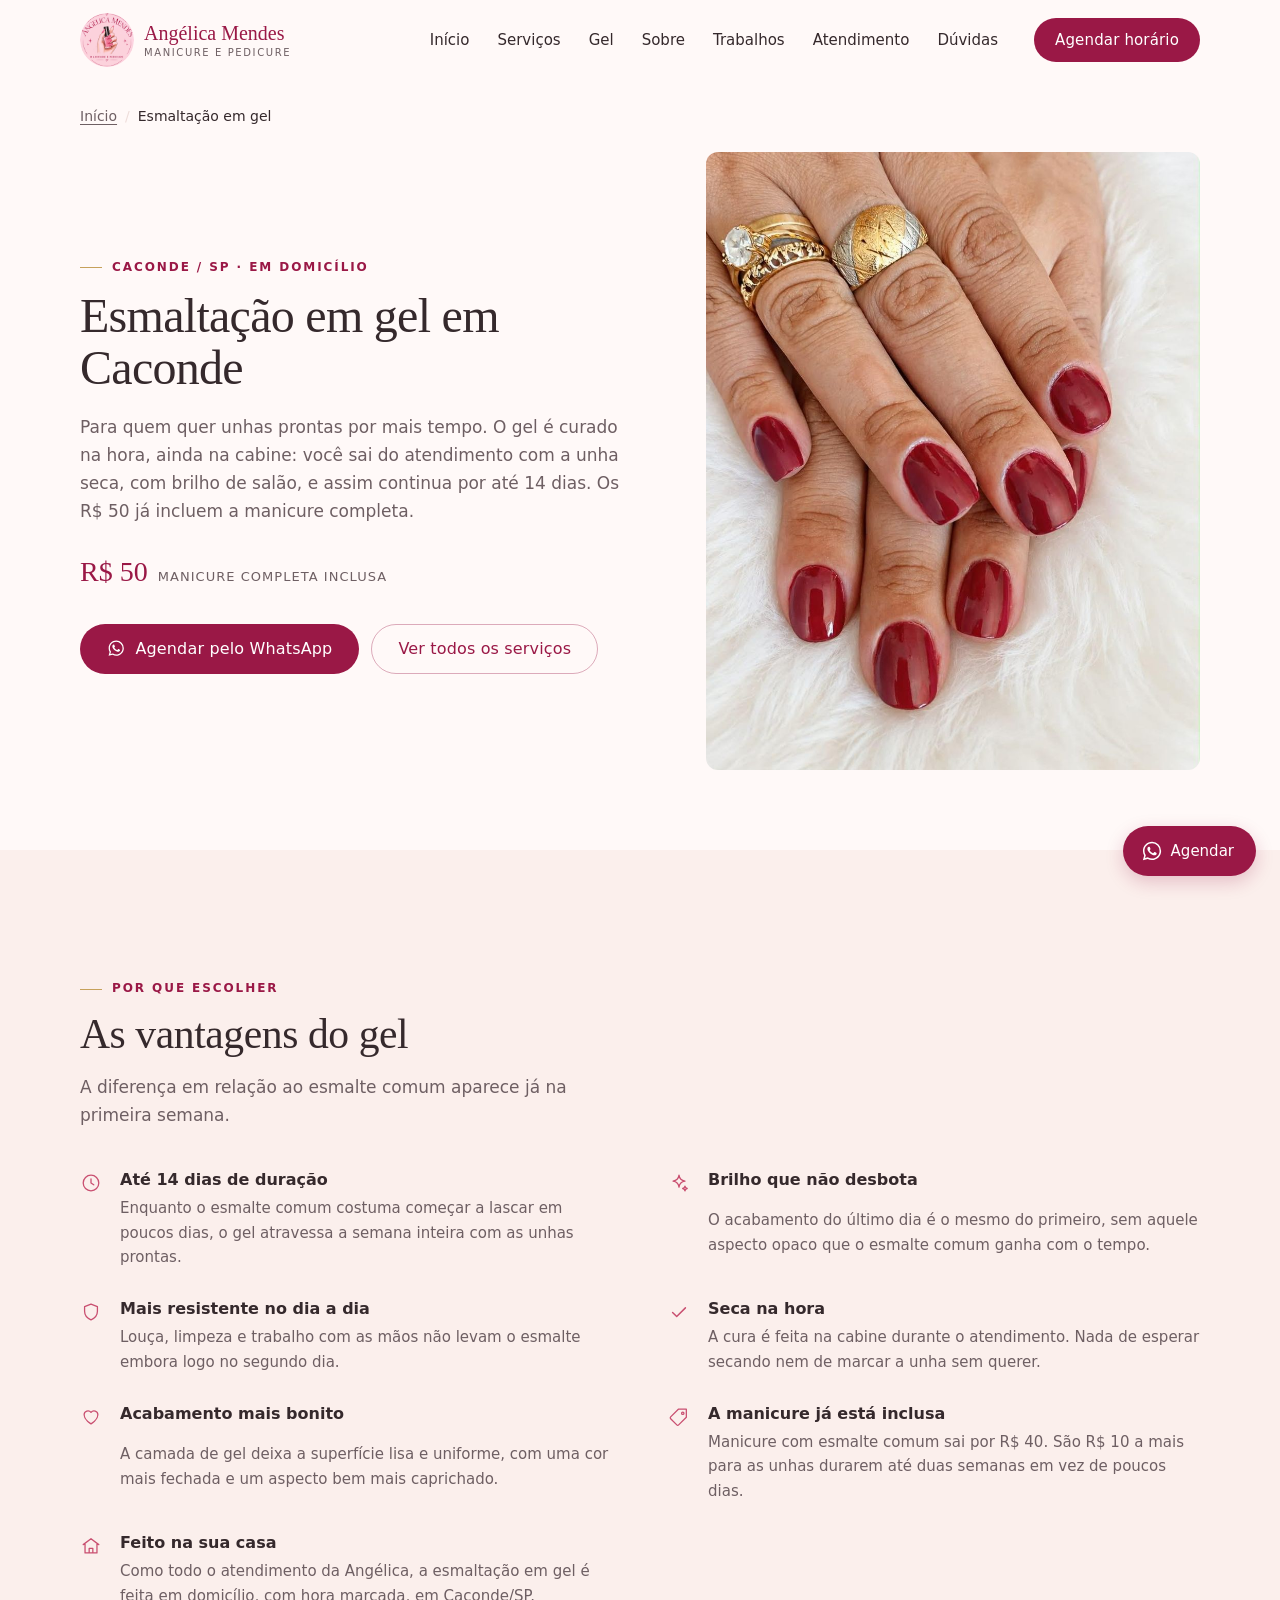
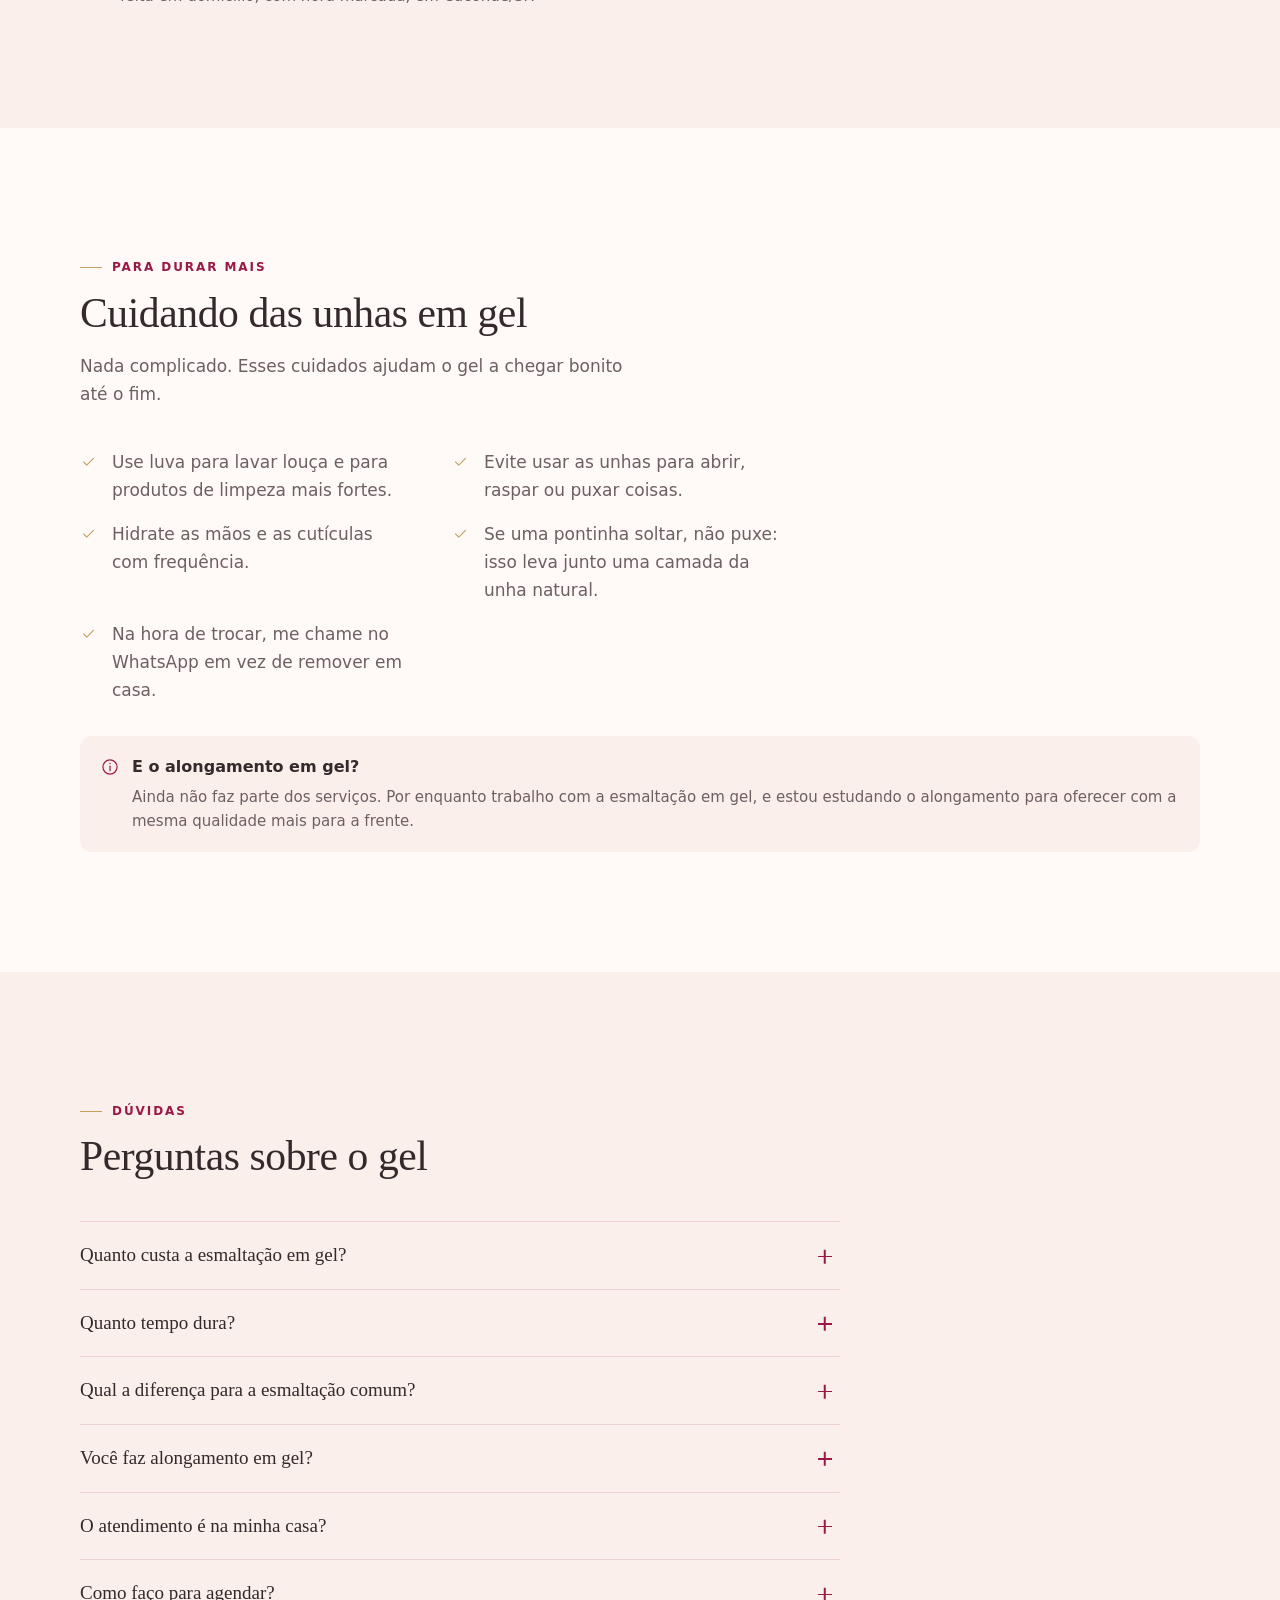
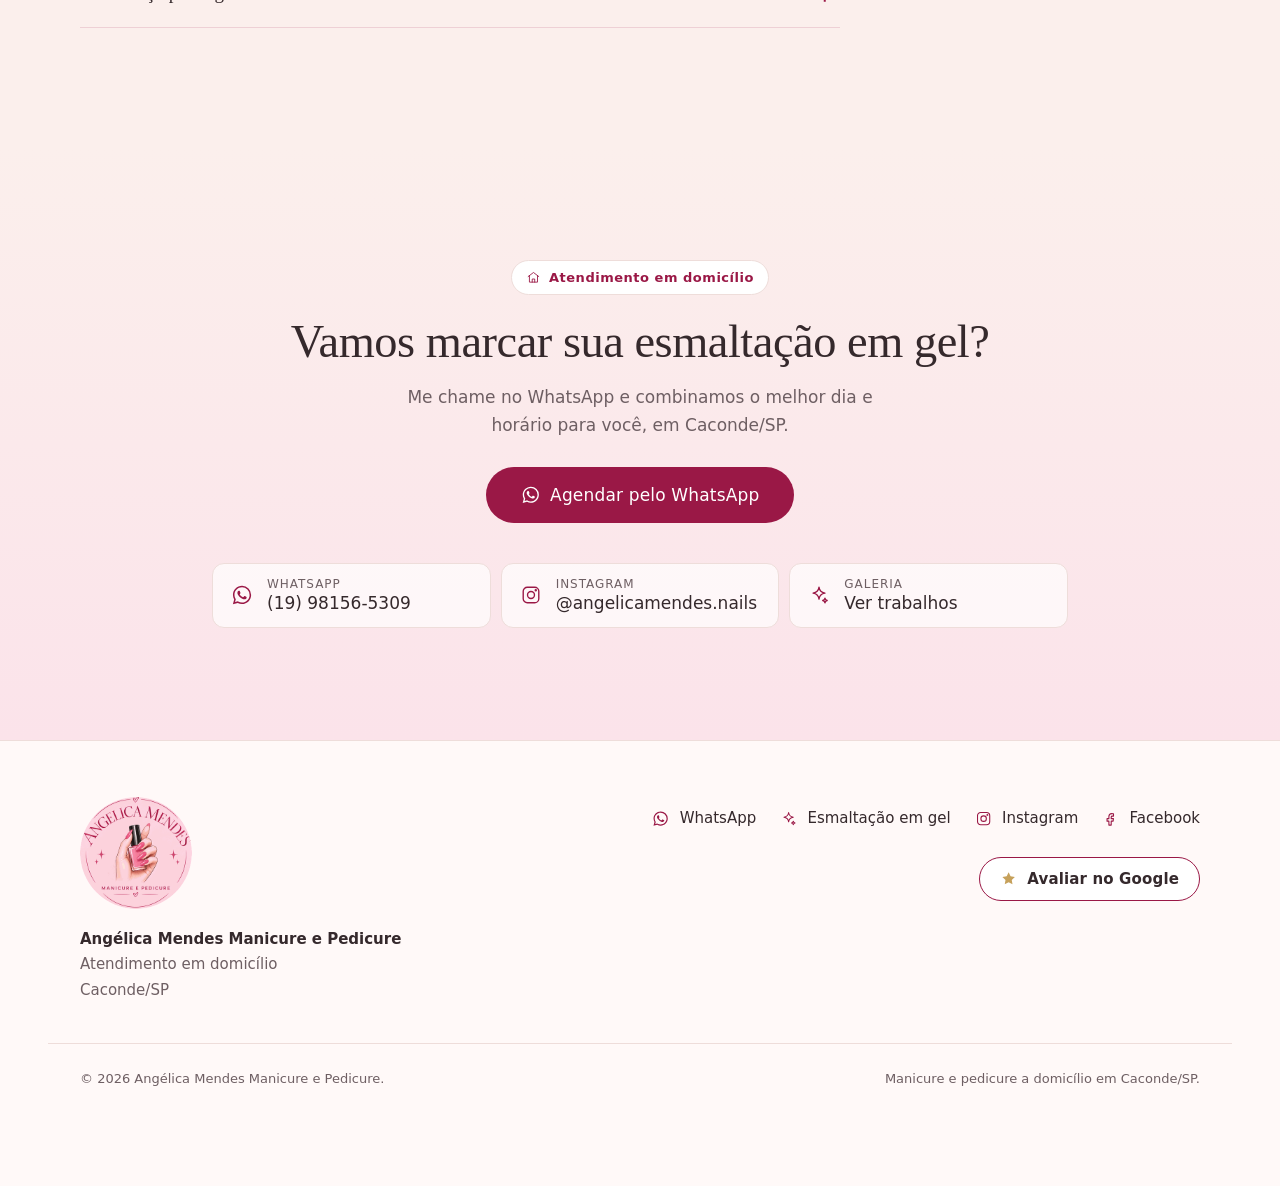
<file: esmaltacao-em-gel.html>
<!DOCTYPE html>
<html lang="pt-BR">
<head>
  <meta charset="utf-8">
  <meta name="viewport" content="width=device-width, initial-scale=1">

  <title>Esmaltação em Gel em Caconde/SP | Angélica Mendes</title>
  <meta name="description" content="Esmaltação em gel em domicílio em Caconde/SP por R$ 50, com manicure inclusa. Dura até 14 dias e mantém o brilho. Agende pelo WhatsApp com a Angélica Mendes.">
  <meta name="author" content="Angélica Mendes Manicure e Pedicure">
  <meta name="robots" content="index, follow, max-image-preview:large">
  <meta name="theme-color" content="#FFF9F8">
  <link rel="canonical" href="https://angelicanails.online/esmaltacao-em-gel.html">

  <!-- Open Graph -->
  <meta property="og:type" content="website">
  <meta property="og:locale" content="pt_BR">
  <meta property="og:site_name" content="Angélica Mendes Manicure e Pedicure">
  <meta property="og:title" content="Esmaltação em Gel em Caconde/SP | Angélica Mendes">
  <meta property="og:description" content="Esmaltação em gel em domicílio em Caconde/SP por R$ 50. Dura até 14 dias e mantém o brilho.">
  <meta property="og:url" content="https://angelicanails.online/esmaltacao-em-gel.html">
  <meta property="og:image" content="https://angelicanails.online/assets/og-image.jpg">
  <meta property="og:image:type" content="image/jpeg">
  <meta property="og:image:width" content="1200">
  <meta property="og:image:height" content="630">
  <meta property="og:image:alt" content="Logo Angélica Mendes Manicure e Pedicure — atendimento em domicílio em Caconde/SP">

  <!-- Twitter / X -->
  <meta name="twitter:card" content="summary_large_image">
  <meta name="twitter:title" content="Esmaltação em Gel em Caconde/SP | Angélica Mendes">
  <meta name="twitter:description" content="Esmaltação em gel em domicílio em Caconde/SP por R$ 50. Dura até 14 dias e mantém o brilho.">
  <meta name="twitter:image" content="https://angelicanails.online/assets/og-image.jpg">

  <!-- Ícones -->
  <link rel="icon" href="favicon.ico" sizes="48x48">
  <link rel="icon" href="assets/favicon-192.png" type="image/png" sizes="192x192">
  <link rel="apple-touch-icon" href="assets/apple-touch-icon.png">

  <link rel="preload" as="image" href="assets/trabalhos/trabalho-05.jpg" fetchpriority="high">
  <link rel="stylesheet" href="css/style.css?v=20261028">

  <!-- Dados estruturados: serviço + caminho de navegação -->
  <script type="application/ld+json">
  {
    "@context": "https://schema.org",
    "@graph": [
      {
        "@type": "Service",
        "name": "Esmaltação em gel",
        "serviceType": "Esmaltação em gel",
        "description": "Manicure completa com esmaltação em gel, em domicílio em Caconde/SP, com duração de até 14 dias.",
        "url": "https://angelicanails.online/esmaltacao-em-gel.html",
        "provider": { "@id": "https://angelicanails.online/#negocio" },
        "areaServed": {
          "@type": "City",
          "name": "Caconde",
          "containedInPlace": {
            "@type": "State",
            "name": "São Paulo",
            "containedInPlace": { "@type": "Country", "name": "Brasil" }
          }
        },
        "offers": {
          "@type": "Offer",
          "price": "50.00",
          "priceCurrency": "BRL",
          "availability": "https://schema.org/InStock",
          "url": "https://angelicanails.online/esmaltacao-em-gel.html"
        }
      },
      {
        "@type": "BreadcrumbList",
        "itemListElement": [
          { "@type": "ListItem", "position": 1, "name": "Início", "item": "https://angelicanails.online/" },
          { "@type": "ListItem", "position": 2, "name": "Esmaltação em gel", "item": "https://angelicanails.online/esmaltacao-em-gel.html" }
        ]
      }
    ]
  }
  </script>
</head>
<body>
  <a class="skip-link" href="#conteudo">Pular para o conteúdo</a>

  <!-- ==================== HEADER ==================== -->
  <header class="header">
    <div class="container header__inner">
      <a class="brand" href="index.html">
        <img class="brand__logo" src="assets/logo.png" alt="" width="52" height="52">
        <span class="brand__text">Angélica Mendes<small>Manicure e Pedicure</small></span>
      </a>

      <button class="menu-toggle" type="button" aria-expanded="false" aria-controls="menu" aria-label="Abrir menu">
        <span class="menu-toggle__bar" aria-hidden="true"></span>
      </button>

      <nav class="nav" id="menu" aria-label="Menu principal">
        <ul class="nav__list">
          <li><a href="index.html">Início</a></li>
          <li><a href="index.html#servicos">Serviços</a></li>
          <li><a href="esmaltacao-em-gel.html" aria-current="page">Gel</a></li>
          <li><a href="index.html#sobre">Sobre</a></li>
          <li><a href="index.html#trabalhos">Trabalhos</a></li>
          <li><a href="index.html#atendimento">Atendimento</a></li>
          <li><a href="index.html#duvidas">Dúvidas</a></li>
        </ul>
        <a class="btn btn--primary btn--sm nav__cta" href="https://wa.me/5519981565309?text=Ol%C3%A1%2C%20Ang%C3%A9lica%21%20Vim%20pelo%20seu%20site%20e%20gostaria%20de%20agendar%20um%20hor%C3%A1rio." target="_blank" rel="noopener noreferrer" aria-label="Agendar horário pelo WhatsApp (abre em nova aba)">Agendar horário</a>
      </nav>
    </div>
  </header>

  <main id="conteudo">

    <nav class="container breadcrumb" aria-label="Caminho de navegação">
      <ol>
        <li><a href="index.html">Início</a></li>
        <li><span aria-current="page">Esmaltação em gel</span></li>
      </ol>
    </nav>

    <!-- ==================== TOPO DA PÁGINA ==================== -->
    <section class="page-hero" aria-labelledby="gel-title">
      <div class="container page-hero__inner">
        <div>
          <p class="eyebrow">Caconde / SP · Em domicílio</p>
          <h1 id="gel-title" class="page-hero__title">Esmaltação em gel em Caconde</h1>
          <p class="page-hero__text">Para quem quer unhas prontas por mais tempo. O gel é curado na hora,
            ainda na cabine: você sai do atendimento com a unha seca, com brilho de salão, e assim
            continua por até 14 dias. Os R$ 50 já incluem a manicure completa.</p>
          <p class="page-hero__price">R$ 50 <small>Manicure completa inclusa</small></p>
          <div class="page-hero__actions">
            <a class="btn btn--primary" href="https://wa.me/5519981565309?text=Ol%C3%A1%2C%20Ang%C3%A9lica%21%20Vim%20pelo%20seu%20site%20e%20gostaria%20de%20agendar%20uma%20esmalta%C3%A7%C3%A3o%20em%20gel." target="_blank" rel="noopener noreferrer" aria-label="Agendar esmaltação em gel pelo WhatsApp (abre em nova aba)">
              <svg class="icon" aria-hidden="true"><use href="#i-whatsapp"></use></svg>
              Agendar pelo WhatsApp
            </a>
            <a class="btn btn--ghost" href="index.html#servicos">Ver todos os serviços</a>
          </div>
        </div>

        <figure class="page-hero__media media-frame">
          <img src="assets/trabalhos/trabalho-05.jpg" alt="Unhas com esmaltação vermelho vinho feitas por Angélica Mendes em Caconde" width="960" height="1200" fetchpriority="high">
        </figure>
      </div>
    </section>

    <!-- ==================== VANTAGENS ==================== -->
    <section class="section section--tint" aria-labelledby="vantagens-title">
      <div class="container">
        <header class="section__header">
          <p class="eyebrow">Por que escolher</p>
          <h2 id="vantagens-title" class="section__title">As vantagens do gel</h2>
          <p class="section__lead">A diferença em relação ao esmalte comum aparece já na primeira semana.</p>
        </header>

        <ul class="perks">
          <li class="perk">
            <svg class="perk__icon" aria-hidden="true"><use href="#i-clock"></use></svg>
            <h3 class="perk__title">Até 14 dias de duração</h3>
            <p class="perk__text">Enquanto o esmalte comum costuma começar a lascar em poucos dias, o gel
              atravessa a semana inteira com as unhas prontas.</p>
          </li>
          <li class="perk">
            <svg class="perk__icon" aria-hidden="true"><use href="#i-sparkle"></use></svg>
            <h3 class="perk__title">Brilho que não desbota</h3>
            <p class="perk__text">O acabamento do último dia é o mesmo do primeiro, sem aquele aspecto
              opaco que o esmalte comum ganha com o tempo.</p>
          </li>
          <li class="perk">
            <svg class="perk__icon" aria-hidden="true"><use href="#i-shield"></use></svg>
            <h3 class="perk__title">Mais resistente no dia a dia</h3>
            <p class="perk__text">Louça, limpeza e trabalho com as mãos não levam o esmalte embora logo
              no segundo dia.</p>
          </li>
          <li class="perk">
            <svg class="perk__icon" aria-hidden="true"><use href="#i-check"></use></svg>
            <h3 class="perk__title">Seca na hora</h3>
            <p class="perk__text">A cura é feita na cabine durante o atendimento. Nada de esperar
              secando nem de marcar a unha sem querer.</p>
          </li>
          <li class="perk">
            <svg class="perk__icon" aria-hidden="true"><use href="#i-heart"></use></svg>
            <h3 class="perk__title">Acabamento mais bonito</h3>
            <p class="perk__text">A camada de gel deixa a superfície lisa e uniforme, com uma cor mais
              fechada e um aspecto bem mais caprichado.</p>
          </li>
          <li class="perk">
            <svg class="perk__icon" aria-hidden="true"><use href="#i-tag"></use></svg>
            <h3 class="perk__title">A manicure já está inclusa</h3>
            <p class="perk__text">Manicure com esmalte comum sai por R$ 40. São R$ 10 a mais para as
              unhas durarem até duas semanas em vez de poucos dias.</p>
          </li>
          <li class="perk">
            <svg class="perk__icon" aria-hidden="true"><use href="#i-home"></use></svg>
            <h3 class="perk__title">Feito na sua casa</h3>
            <p class="perk__text">Como todo o atendimento da Angélica, a esmaltação em gel é feita em
              domicílio, com hora marcada, em Caconde/SP.</p>
          </li>
        </ul>
      </div>
    </section>

    <!-- ==================== CUIDADOS ==================== -->
    <section class="section" aria-labelledby="cuidados-title">
      <div class="container">
        <header class="section__header">
          <p class="eyebrow">Para durar mais</p>
          <h2 id="cuidados-title" class="section__title">Cuidando das unhas em gel</h2>
          <p class="section__lead">Nada complicado. Esses cuidados ajudam o gel a chegar bonito até o fim.</p>
        </header>

        <ul class="care">
          <li>
            <svg class="icon" aria-hidden="true"><use href="#i-check"></use></svg>
            <span>Use luva para lavar louça e para produtos de limpeza mais fortes.</span>
          </li>
          <li>
            <svg class="icon" aria-hidden="true"><use href="#i-check"></use></svg>
            <span>Evite usar as unhas para abrir, raspar ou puxar coisas.</span>
          </li>
          <li>
            <svg class="icon" aria-hidden="true"><use href="#i-check"></use></svg>
            <span>Hidrate as mãos e as cutículas com frequência.</span>
          </li>
          <li>
            <svg class="icon" aria-hidden="true"><use href="#i-check"></use></svg>
            <span>Se uma pontinha soltar, não puxe: isso leva junto uma camada da unha natural.</span>
          </li>
          <li>
            <svg class="icon" aria-hidden="true"><use href="#i-check"></use></svg>
            <span>Na hora de trocar, me chame no WhatsApp em vez de remover em casa.</span>
          </li>
        </ul>

        <!-- Alongamento em gel: ainda não é oferecido. Atualize quando passar a ser. -->
        <div class="notice">
          <svg class="icon" aria-hidden="true"><use href="#i-info"></use></svg>
          <div>
            <p class="notice__title">E o alongamento em gel?</p>
            <p class="notice__text">Ainda não faz parte dos serviços. Por enquanto trabalho com a
              esmaltação em gel, e estou estudando o alongamento para oferecer com a mesma qualidade
              mais para a frente.</p>
          </div>
        </div>
      </div>
    </section>

    <!-- ==================== DÚVIDAS DO GEL ==================== -->
    <section class="section section--tint" aria-labelledby="gel-duvidas-title">
      <div class="container faq">
        <header class="section__header">
          <p class="eyebrow">Dúvidas</p>
          <h2 id="gel-duvidas-title" class="section__title">Perguntas sobre o gel</h2>
        </header>

        <div class="faq__list">
          <details class="faq__item">
            <summary>Quanto custa a esmaltação em gel?</summary>
            <p>R$ 50, já com a manicure completa inclusa.</p>
          </details>
          <details class="faq__item">
            <summary>Quanto tempo dura?</summary>
            <p>Até 14 dias. A duração varia conforme a rotina de cada cliente.</p>
          </details>
          <details class="faq__item">
            <summary>Qual a diferença para a esmaltação comum?</summary>
            <p>O esmalte comum dura poucos dias e, somado à manicure, sai por R$ 40. O gel custa
              R$ 50 com a manicure inclusa, é curado na cabine, seca na hora, mantém o brilho e
              aguenta até 14 dias sem lascar.</p>
          </details>
          <details class="faq__item">
            <summary>Você faz alongamento em gel?</summary>
            <p>Ainda não. Estou estudando para oferecer esse serviço no futuro.</p>
          </details>
          <details class="faq__item">
            <summary>O atendimento é na minha casa?</summary>
            <p>Sim. Todo o atendimento é feito em domicílio, em Caconde/SP, com hora marcada.</p>
          </details>
          <details class="faq__item">
            <summary>Como faço para agendar?</summary>
            <p>Entre em contato pelo WhatsApp para verificar os horários disponíveis.</p>
          </details>
        </div>
      </div>
    </section>

    <!-- ==================== CONTATO ==================== -->
    <section class="contact" id="contato" aria-labelledby="gel-contato-title">
      <div class="container contact__inner">
        <p class="contact__badge">
          <svg class="icon" aria-hidden="true"><use href="#i-home"></use></svg>
          Atendimento em domicílio
        </p>
        <h2 id="gel-contato-title" class="contact__title">Vamos marcar sua esmaltação em gel?</h2>
        <p class="contact__text">Me chame no WhatsApp e combinamos o melhor dia e horário para você,
          em Caconde/SP.</p>
        <a class="btn btn--primary btn--lg" href="https://wa.me/5519981565309?text=Ol%C3%A1%2C%20Ang%C3%A9lica%21%20Vim%20pelo%20seu%20site%20e%20gostaria%20de%20agendar%20uma%20esmalta%C3%A7%C3%A3o%20em%20gel." target="_blank" rel="noopener noreferrer" aria-label="Agendar esmaltação em gel pelo WhatsApp (abre em nova aba)">
          <svg class="icon" aria-hidden="true"><use href="#i-whatsapp"></use></svg>
          Agendar pelo WhatsApp
        </a>

        <ul class="contact__channels" aria-label="Canais de contato">
          <li>
            <a href="https://wa.me/5519981565309?text=Ol%C3%A1%2C%20Ang%C3%A9lica%21%20Vim%20pelo%20seu%20site%20e%20gostaria%20de%20agendar%20uma%20esmalta%C3%A7%C3%A3o%20em%20gel." target="_blank" rel="noopener noreferrer">
              <svg class="icon" aria-hidden="true"><use href="#i-whatsapp"></use></svg>
              <span><small>WhatsApp</small>(19) 98156-5309</span>
            </a>
          </li>
          <li>
            <a href="https://www.instagram.com/angelicamendes.nails/" target="_blank" rel="noopener noreferrer">
              <svg class="icon" aria-hidden="true"><use href="#i-instagram"></use></svg>
              <span><small>Instagram</small>@angelicamendes.nails</span>
            </a>
          </li>
          <li>
            <a href="index.html#trabalhos">
              <svg class="icon" aria-hidden="true"><use href="#i-sparkle"></use></svg>
              <span><small>Galeria</small>Ver trabalhos</span>
            </a>
          </li>
        </ul>
      </div>
    </section>

  </main>

  <!-- ==================== RODAPÉ ==================== -->
  <footer class="footer">
    <div class="container footer__inner">
      <div class="footer__brand">
        <img class="footer__logo" src="assets/logo.png" alt="Logo Angélica Mendes Manicure e Pedicure" width="112" height="112" loading="lazy" decoding="async">
        <p class="footer__info">
          <strong>Angélica Mendes Manicure e Pedicure</strong><br>
          Atendimento em domicílio<br>
          Caconde/SP
        </p>
      </div>

      <div class="footer__side">
        <nav class="footer__links" aria-label="Contato e redes sociais">
          <ul>
            <li>
              <a href="https://wa.me/5519981565309?text=Ol%C3%A1%2C%20Ang%C3%A9lica%21%20Vim%20pelo%20seu%20site%20e%20gostaria%20de%20agendar%20um%20hor%C3%A1rio." target="_blank" rel="noopener noreferrer">
                <svg class="icon" aria-hidden="true"><use href="#i-whatsapp"></use></svg>
                WhatsApp
              </a>
            </li>
            <li>
              <a href="esmaltacao-em-gel.html">
                <svg class="icon" aria-hidden="true"><use href="#i-sparkle"></use></svg>
                Esmaltação em gel
              </a>
            </li>
            <li>
              <a href="https://www.instagram.com/angelicamendes.nails/" target="_blank" rel="noopener noreferrer">
                <svg class="icon" aria-hidden="true"><use href="#i-instagram"></use></svg>
                Instagram
              </a>
            </li>
            <li>
              <a href="https://www.facebook.com/profile.php?id=61594595216214" target="_blank" rel="noopener noreferrer">
                <svg class="icon" aria-hidden="true"><use href="#i-facebook"></use></svg>
                Facebook
              </a>
            </li>
          </ul>
        </nav>
        <a class="btn btn--review btn--sm" href="https://share.google/gtAYJSd14DlijjlwW" target="_blank" rel="noopener noreferrer" aria-label="Avaliar Angélica Mendes no Google (abre em nova aba)">
          <svg class="icon icon--star" aria-hidden="true"><use href="#i-star-fill"></use></svg>
          Avaliar no Google
        </a>
      </div>
    </div>

    <div class="container footer__bottom">
      <p>© <span data-year>2026</span> Angélica Mendes Manicure e Pedicure.</p>
      <p>Manicure e pedicure a domicílio em Caconde/SP.</p>
    </div>
  </footer>

  <!-- ==================== BOTÃO FLUTUANTE WHATSAPP ==================== -->
  <a class="whatsapp-float" href="https://wa.me/5519981565309?text=Ol%C3%A1%2C%20Ang%C3%A9lica%21%20Vim%20pelo%20seu%20site%20e%20gostaria%20de%20agendar%20um%20hor%C3%A1rio." target="_blank" rel="noopener noreferrer" aria-label="Agendar pelo WhatsApp (abre em nova aba)">
    <svg class="icon" aria-hidden="true"><use href="#i-whatsapp"></use></svg>
    <span class="whatsapp-float__label" aria-hidden="true">Agendar</span>
  </a>

  <!-- ==================== ÍCONES SVG ==================== -->
  <svg class="svg-sprite" aria-hidden="true" focusable="false" xmlns="http://www.w3.org/2000/svg">
    <symbol id="i-whatsapp" viewBox="0 0 24 24"><path fill="currentColor" d="M12.04 2C6.58 2 2.13 6.45 2.13 11.91c0 1.75.46 3.45 1.32 4.95L2.05 22l5.25-1.38a9.87 9.87 0 0 0 4.74 1.21h.01c5.46 0 9.91-4.45 9.91-9.91A9.85 9.85 0 0 0 12.04 2Zm0 18.15h-.01a8.2 8.2 0 0 1-4.19-1.15l-.3-.18-3.12.82.83-3.04-.2-.31a8.2 8.2 0 0 1-1.26-4.38c0-4.54 3.7-8.24 8.25-8.24a8.2 8.2 0 0 1 5.83 2.42 8.18 8.18 0 0 1 2.41 5.83c0 4.54-3.7 8.23-8.24 8.23Zm4.52-6.16c-.25-.12-1.47-.72-1.7-.81-.23-.08-.39-.12-.56.13-.17.25-.64.81-.79.97-.14.17-.29.19-.54.06-.25-.12-1.05-.39-1.99-1.23-.74-.66-1.23-1.47-1.38-1.72-.14-.25-.02-.38.11-.51.11-.11.25-.29.37-.43.13-.15.17-.25.25-.42.08-.17.04-.31-.02-.43-.06-.13-.56-1.35-.76-1.84-.2-.48-.41-.42-.56-.43h-.48a.92.92 0 0 0-.66.31c-.23.25-.87.85-.87 2.07 0 1.22.89 2.4 1.01 2.56.12.17 1.75 2.67 4.24 3.74.59.26 1.05.41 1.41.52.59.19 1.13.16 1.56.1.48-.07 1.47-.6 1.67-1.18.21-.58.21-1.07.14-1.18-.06-.1-.22-.16-.47-.29Z"/></symbol>
    <symbol id="i-home" viewBox="0 0 24 24"><path fill="none" stroke="currentColor" stroke-width="1.4" stroke-linecap="round" stroke-linejoin="round" d="M3.5 10.5 12 4l8.5 6.5M5.5 9v10.5h13V9M10 19.5v-5h4v5"/></symbol>
    <symbol id="i-clock" viewBox="0 0 24 24"><g fill="none" stroke="currentColor" stroke-width="1.4" stroke-linecap="round" stroke-linejoin="round"><circle cx="12" cy="12" r="8.5"/><path d="M12 7.5V12l3 2"/></g></symbol>
    <symbol id="i-sparkle" viewBox="0 0 24 24"><path fill="none" stroke="currentColor" stroke-width="1.4" stroke-linejoin="round" d="M12 3.5c.6 4.3 2.2 5.9 6.5 6.5-4.3.6-5.9 2.2-6.5 6.5-.6-4.3-2.2-5.9-6.5-6.5 4.3-.6 5.9-2.2 6.5-6.5ZM18.5 15.5c.25 1.6.9 2.25 2.5 2.5-1.6.25-2.25.9-2.5 2.5-.25-1.6-.9-2.25-2.5-2.5 1.6-.25 2.25-.9 2.5-2.5Z"/></symbol>
    <symbol id="i-heart" viewBox="0 0 24 24"><path fill="none" stroke="currentColor" stroke-width="1.4" stroke-linejoin="round" d="M12 19.5s-7.5-4.4-7.5-10A4.2 4.2 0 0 1 12 7a4.2 4.2 0 0 1 7.5 2.5c0 5.6-7.5 10-7.5 10Z"/></symbol>
    <symbol id="i-pin" viewBox="0 0 24 24"><g fill="none" stroke="currentColor" stroke-width="1.5" stroke-linecap="round" stroke-linejoin="round"><path d="M12 21s-6.5-5.6-6.5-11a6.5 6.5 0 0 1 13 0c0 5.4-6.5 11-6.5 11Z"/><circle cx="12" cy="10" r="2.3"/></g></symbol>
    <symbol id="i-instagram" viewBox="0 0 24 24"><g fill="none" stroke="currentColor" stroke-width="1.5"><rect x="3.5" y="3.5" width="17" height="17" rx="4.5"/><circle cx="12" cy="12" r="3.8"/><circle cx="17.2" cy="6.8" r=".6" fill="currentColor"/></g></symbol>
    <symbol id="i-facebook" viewBox="0 0 24 24"><path fill="none" stroke="currentColor" stroke-width="1.5" stroke-linecap="round" stroke-linejoin="round" d="M14.5 8.5H16V5.2c-.3 0-1.3-.2-2.4-.2-2.4 0-4 1.5-4 4.2V12H7v3.5h2.6V21h3.2v-5.5h2.7l.4-3.5h-3.1V9.6c0-.8.3-1.1 1.7-1.1Z"/></symbol>
    <symbol id="i-tag" viewBox="0 0 24 24"><g fill="none" stroke="currentColor" stroke-width="1.4" stroke-linejoin="round"><path d="M11.3 3.5H20v8.7l-8.4 8.4a1.4 1.4 0 0 1-2 0l-6.7-6.7a1.4 1.4 0 0 1 0-2l8.4-8.4Z"/><circle cx="16.1" cy="7.9" r="1.3"/></g></symbol>
    <symbol id="i-shield" viewBox="0 0 24 24"><path fill="none" stroke="currentColor" stroke-width="1.4" stroke-linejoin="round" d="M12 3.5 5 6.2v5c0 4.1 2.9 7.6 7 9.3 4.1-1.7 7-5.2 7-9.3v-5L12 3.5Z"/></symbol>
    <symbol id="i-check" viewBox="0 0 24 24"><path fill="none" stroke="currentColor" stroke-width="1.6" stroke-linecap="round" stroke-linejoin="round" d="m5 12.5 4.5 4.5L19 7.5"/></symbol>
    <symbol id="i-info" viewBox="0 0 24 24"><g fill="none" stroke="currentColor" stroke-width="1.4" stroke-linecap="round"><circle cx="12" cy="12" r="8.5"/><path d="M12 11v5.5"/><circle cx="12" cy="7.9" r=".9" fill="currentColor" stroke="none"/></g></symbol>
    <symbol id="i-close" viewBox="0 0 24 24"><path fill="none" stroke="currentColor" stroke-width="1.6" stroke-linecap="round" d="m6 6 12 12M18 6 6 18"/></symbol>
    <symbol id="i-arrow-left" viewBox="0 0 24 24"><path fill="none" stroke="currentColor" stroke-width="1.6" stroke-linecap="round" stroke-linejoin="round" d="M15 5l-7 7 7 7"/></symbol>
    <symbol id="i-arrow-right" viewBox="0 0 24 24"><path fill="none" stroke="currentColor" stroke-width="1.6" stroke-linecap="round" stroke-linejoin="round" d="m9 5 7 7-7 7"/></symbol>
    <symbol id="i-star-fill" viewBox="0 0 24 24"><path fill="currentColor" d="m12 3.2 2.7 5.5 6 .9-4.35 4.25 1.03 6-5.38-2.83-5.38 2.83 1.03-6L3.3 9.6l6-.9L12 3.2Z"/></symbol>
    <symbol id="i-google-color" viewBox="0 0 24 24"><path fill="#4285F4" d="M22.56 12.25c0-.78-.07-1.53-.2-2.25H12v4.26h5.92a5.06 5.06 0 0 1-2.2 3.32v2.77h3.57c2.08-1.92 3.27-4.74 3.27-8.1Z"/><path fill="#34A853" d="M12 23c2.97 0 5.46-.98 7.28-2.66l-3.57-2.77c-.98.66-2.23 1.06-3.71 1.06-2.86 0-5.29-1.93-6.16-4.53H2.18v2.84A11 11 0 0 0 12 23Z"/><path fill="#FBBC05" d="M5.84 14.1A6.6 6.6 0 0 1 5.5 12c0-.73.13-1.44.34-2.1V7.06H2.18A11 11 0 0 0 1 12c0 1.77.43 3.45 1.18 4.94l3.66-2.84Z"/><path fill="#EA4335" d="M12 5.38c1.62 0 3.06.56 4.21 1.64l3.15-3.15A10.96 10.96 0 0 0 12 1 11 11 0 0 0 2.18 7.06l3.66 2.84c.87-2.6 3.3-4.52 6.16-4.52Z"/></symbol>
  </svg>

  <script src="js/script.js?v=20261028" defer></script>
</body>
</html>
</file>
<file: css/style.css>
/* ==========================================================================
   Angélica Mendes — Manicure e Pedicure
   Estilos principais (mobile first)
   --------------------------------------------------------------------------
   1. Variáveis
   2. Base
   3. Utilitários e componentes (botões, títulos)
   4. Header e menu
   5. Hero
   6. Diferenciais
   7. Serviços
   8. Sobre
   9. Como funciona
   10. Galeria e lightbox
   11. Avaliações
   12. FAQ
   13. CTA final
   14. Rodapé
   15. WhatsApp flutuante
   16. Breakpoints maiores
   17. Movimento reduzido
   ========================================================================== */

/* 1. Variáveis ------------------------------------------------------------ */
:root {
  --background: #FFF9F8;
  --background-secondary: #FBEFEC;
  --rose-light: #FBD5E1;   /* rosa do fundo da logo */
  --rose: #C94F70;
  --rose-dark: #9A1846;    /* magenta da logo, escurecido para contraste */
  --rose-darker: #7E1239;
  --text: #35292C;
  --text-soft: #6E5F63;
  --line: #EEDDDA;
  --gold: #C6A15B;
  --white: #FFFFFF;

  --font-serif: "Iowan Old Style", "Palatino Linotype", Palatino, "Book Antiqua", "URW Palladio L", Georgia, serif;
  --font-sans: system-ui, -apple-system, "Segoe UI", Roboto, "Helvetica Neue", Arial, sans-serif;

  --radius-sm: 6px;
  --radius: 12px;
  --radius-pill: 999px;

  --header-h: 68px;
  --container: 1120px;
  --gutter: 20px;
  --section-y: 72px;

  --ease: cubic-bezier(.2, .7, .2, 1);
}

/* 2. Base ----------------------------------------------------------------- */
*,
*::before,
*::after { box-sizing: border-box; }

html {
  -webkit-text-size-adjust: 100%;
  text-size-adjust: 100%;
  scroll-behavior: smooth;
  scroll-padding-top: calc(var(--header-h) + 12px);
}

body {
  margin: 0;
  background: var(--background);
  color: var(--text);
  font-family: var(--font-sans);
  font-size: 1.0625rem;
  line-height: 1.65;
  -webkit-font-smoothing: antialiased;
  text-rendering: optimizeLegibility;
}

img { display: block; max-width: 100%; height: auto; }
a { color: var(--rose-dark); text-underline-offset: 3px; }
h1, h2, h3, h4, h5, h6, p, ul, ol, figure, blockquote { margin: 0; }
ul, ol { padding: 0; list-style: none; }
button { font: inherit; color: inherit; }
[hidden] { display: none !important; }

:focus-visible {
  outline: 2px solid var(--rose-dark);
  outline-offset: 3px;
  border-radius: 4px;
}

::selection { background: var(--rose-light); color: var(--text); }

.svg-sprite { position: absolute; width: 0; height: 0; overflow: hidden; }

.icon {
  width: 1.15em;
  height: 1.15em;
  flex-shrink: 0;
}

.container {
  width: 100%;
  max-width: calc(var(--container) + var(--gutter) * 2);
  margin-inline: auto;
  padding-inline: var(--gutter);
}

.visually-hidden {
  position: absolute !important;
  width: 1px; height: 1px;
  margin: -1px; padding: 0;
  overflow: hidden;
  clip: rect(0 0 0 0);
  white-space: nowrap;
  border: 0;
}

.skip-link {
  position: absolute;
  top: 8px; left: 8px;
  z-index: 100;
  padding: 10px 16px;
  background: var(--rose-dark);
  color: var(--white);
  border-radius: var(--radius-sm);
  transform: translateY(-150%);
  transition: transform .2s var(--ease);
}
.skip-link:focus { transform: translateY(0); }

/* 3. Utilitários e componentes ------------------------------------------- */
.section { padding-block: var(--section-y); }
.section--tint { background: var(--background-secondary); }

.section__header {
  max-width: 560px;
  margin-bottom: 40px;
}

.eyebrow {
  display: inline-flex;
  align-items: center;
  gap: 10px;
  margin-bottom: 12px;
  font-family: var(--font-sans);
  font-size: .75rem;
  font-weight: 600;
  letter-spacing: .16em;
  text-transform: uppercase;
  color: var(--rose-dark);
}
.eyebrow::before {
  content: "";
  width: 22px;
  height: 1px;
  background: var(--gold);
}

.section__title {
  font-family: var(--font-serif);
  font-weight: 400;
  font-size: clamp(1.9rem, 1.4rem + 2vw, 2.6rem);
  line-height: 1.15;
  letter-spacing: -.01em;
  color: var(--text);
}

.section__lead {
  margin-top: 14px;
  color: var(--text-soft);
}

.note {
  font-size: .9375rem;
  color: var(--text-soft);
}

.divider {
  display: block;
  width: 44px;
  height: 1px;
  margin-top: 22px;
  background: var(--gold);
}
.divider--center { margin: 0 auto 28px; }

/* Botões */
.btn {
  display: inline-flex;
  align-items: center;
  justify-content: center;
  gap: 10px;
  min-height: 50px;
  padding: 12px 26px;
  border: 1px solid transparent;
  border-radius: var(--radius-pill);
  font-size: 1rem;
  font-weight: 500;
  line-height: 1.2;
  letter-spacing: .01em;
  text-align: center;
  text-decoration: none;
  white-space: nowrap;
  cursor: pointer;
  transition: background-color .2s var(--ease), color .2s var(--ease), border-color .2s var(--ease);
}

.btn--primary {
  background: var(--rose-dark);
  color: var(--white);
}
.btn--primary:hover { background: var(--rose-darker); }

.btn--ghost {
  background: transparent;
  color: var(--rose-dark);
  border-color: rgba(154, 24, 70, .35);
}
.btn--ghost:hover {
  background: var(--white);
  border-color: var(--rose-dark);
}

.btn--sm { min-height: 44px; padding: 8px 20px; font-size: .9375rem; }
.btn--lg { min-height: 56px; padding: 14px 34px; font-size: 1.0625rem; }

/* Moldura de imagens (com fallback quando a imagem não existe) */
.media-frame {
  position: relative;
  overflow: hidden;
  border-radius: var(--radius);
  background:
    radial-gradient(120% 80% at 80% 10%, rgba(244, 214, 215, .9), transparent 60%),
    var(--background-secondary);
}
.media-frame img {
  width: 100%;
  height: 100%;
  object-fit: cover;
}
.media-frame.is-missing img { visibility: hidden; }
.media-frame.is-missing::after {
  content: "";
  position: absolute;
  inset: 50% auto auto 50%;
  width: 64px;
  height: 64px;
  transform: translate(-50%, -50%);
  border: 1px solid var(--gold);
  border-radius: 50%;
  opacity: .6;
}

/* 4. Header e menu -------------------------------------------------------- */
.header {
  position: sticky;
  top: 0;
  z-index: 50;
  background: rgba(255, 249, 248, .94);
  border-bottom: 1px solid transparent;
  transition: border-color .25s var(--ease), background-color .25s var(--ease);
}
/* O desfoque fica num pseudo-elemento: backdrop-filter no próprio header
   prenderia o menu mobile (position: fixed) dentro dele. */
@supports (backdrop-filter: blur(8px)) {
  .header { background: transparent; }
  .header::before {
    content: "";
    position: absolute;
    inset: 0;
    z-index: -1;
    background: rgba(255, 249, 248, .82);
    -webkit-backdrop-filter: saturate(1.4) blur(10px);
    backdrop-filter: saturate(1.4) blur(10px);
  }
}
.header.is-scrolled { border-bottom-color: var(--line); }

.header__inner {
  display: flex;
  align-items: center;
  justify-content: space-between;
  height: var(--header-h);
}

.brand {
  display: flex;
  align-items: center;
  min-height: 44px;
  gap: 10px;
  min-width: 0;
  text-decoration: none;
}
.brand__logo {
  width: 48px;
  height: 48px;
  flex-shrink: 0;
  border-radius: 50%;
}
.brand__text {
  display: flex;
  flex-direction: column;
  font-family: var(--font-serif);
  font-size: 1.1875rem;
  line-height: 1.1;
  color: var(--rose-dark);
  white-space: nowrap;
}
.brand__text small {
  margin-top: 3px;
  font-family: var(--font-sans);
  font-size: .625rem;
  letter-spacing: .16em;
  text-transform: uppercase;
  color: var(--text-soft);
}

/* Botão hambúrguer */
.menu-toggle {
  position: relative;
  display: grid;
  place-items: center;
  width: 46px;
  height: 46px;
  margin-right: -10px;
  padding: 0;
  background: none;
  border: 0;
  border-radius: 50%;
  cursor: pointer;
}
.menu-toggle__bar,
.menu-toggle__bar::before,
.menu-toggle__bar::after {
  display: block;
  width: 22px;
  height: 1.5px;
  background: var(--text);
  border-radius: 2px;
  transition: transform .25s var(--ease), background-color .2s;
}
.menu-toggle__bar { position: relative; }
.menu-toggle__bar::before,
.menu-toggle__bar::after {
  content: "";
  position: absolute;
  left: 0;
}
.menu-toggle__bar::before { transform: translateY(-7px); }
.menu-toggle__bar::after { transform: translateY(7px); }

.menu-toggle[aria-expanded="true"] .menu-toggle__bar { background: transparent; }
.menu-toggle[aria-expanded="true"] .menu-toggle__bar::before { transform: rotate(45deg); }
.menu-toggle[aria-expanded="true"] .menu-toggle__bar::after { transform: rotate(-45deg); }

/* Menu mobile */
.nav {
  position: fixed;
  top: var(--header-h);
  left: 0;
  right: 0;
  bottom: 0;
  display: flex;
  flex-direction: column;
  gap: 28px;
  padding: 24px var(--gutter) 40px;
  background: var(--background);
  border-top: 1px solid var(--line);
  overflow-y: auto;
  visibility: hidden;
  opacity: 0;
  transform: translateY(-8px);
  transition: opacity .25s var(--ease), transform .25s var(--ease), visibility 0s linear .25s;
}
.nav.is-open {
  visibility: visible;
  opacity: 1;
  transform: none;
  transition: opacity .25s var(--ease), transform .25s var(--ease), visibility 0s;
}

.nav__list a {
  display: block;
  padding: 14px 0;
  border-bottom: 1px solid var(--line);
  font-family: var(--font-serif);
  font-size: 1.375rem;
  color: var(--text);
  text-decoration: none;
}
.nav__list a:hover { color: var(--rose-dark); }

.nav__cta { align-self: stretch; min-height: 52px; }

body.menu-open { overflow: hidden; }

/* 5. Hero ----------------------------------------------------------------- */
.hero { padding-block: 32px 64px; }

.hero__inner {
  display: grid;
  gap: 40px;
}

.hero__title {
  display: flex;
  flex-direction: column;
  font-weight: 400;
}
.hero__title .eyebrow { margin-bottom: 18px; }

.hero__headline {
  font-family: var(--font-serif);
  font-size: clamp(2.25rem, 1.6rem + 3.2vw, 3.6rem);
  line-height: 1.08;
  letter-spacing: -.015em;
  color: var(--text);
}

.hero__text {
  max-width: 34rem;
  margin-top: 20px;
  font-size: 1.0625rem;
  color: var(--text-soft);
}

.hero__actions {
  display: flex;
  flex-direction: column;
  gap: 12px;
  margin-top: 32px;
}

.hero__media {
  aspect-ratio: 4 / 5;
  max-height: 560px;
  width: 100%;
}

/* 6. Diferenciais --------------------------------------------------------- */
.features {
  padding-block: 8px 24px;
}
.features__list {
  display: grid;
  grid-template-columns: 1fr;
  border-top: 1px solid var(--line);
}
.feature {
  display: grid;
  grid-template-columns: 40px 1fr;
  column-gap: 16px;
  align-items: start;
  padding-block: 22px;
  border-bottom: 1px solid var(--line);
}
.feature__icon {
  grid-row: span 2;
  width: 30px;
  height: 30px;
  margin-top: 2px;
  color: var(--rose);
}
.feature__title {
  font-family: var(--font-sans);
  font-size: 1rem;
  font-weight: 600;
  line-height: 1.4;
}
.feature__text {
  font-size: .9375rem;
  color: var(--text-soft);
}

/* 7. Serviços ------------------------------------------------------------- */
.price-list {
  border-top: 1px solid var(--line);
}
.price-item {
  display: flex;
  flex-wrap: wrap;
  align-items: baseline;
  column-gap: 12px;
  padding-block: 22px;
  border-bottom: 1px solid var(--line);
}
.price-item__name {
  font-family: var(--font-serif);
  font-size: 1.375rem;
  font-weight: 400;
  line-height: 1.25;
}
.price-item__dots {
  flex: 1;
  min-width: 16px;
  border-bottom: 1px dotted rgba(198, 161, 91, .8);
}
.price-item__price {
  font-family: var(--font-serif);
  font-size: 1.375rem;
  line-height: 1.25;
  color: var(--rose-dark);
  white-space: nowrap;
}
.price-item__desc {
  flex-basis: 100%;
  margin-top: 4px;
  font-size: .9375rem;
  color: var(--text-soft);
}

.services__cta {
  display: flex;
  flex-direction: column;
  align-items: flex-start;
  gap: 14px;
  margin-top: 36px;
}

/* 8. Sobre ---------------------------------------------------------------- */
.about {
  display: grid;
  gap: 28px;
}
.about__text {
  display: grid;
  gap: 18px;
  max-width: 38rem;
  font-size: 1.125rem;
  line-height: 1.75;
}
.about__text p:first-child {
  font-family: var(--font-serif);
  font-size: 1.3125rem;
  line-height: 1.6;
}
.about__text p:last-child { color: var(--text-soft); }

/* 9. Como funciona -------------------------------------------------------- */
.steps {
  display: grid;
  gap: 32px;
  counter-reset: step;
}
.step {
  position: relative;
  padding-top: 20px;
  border-top: 1px solid var(--line);
}
.step__number {
  display: block;
  margin-bottom: 10px;
  font-family: var(--font-serif);
  font-size: 1.125rem;
  letter-spacing: .08em;
  color: var(--gold);
}
.step__title {
  font-family: var(--font-serif);
  font-size: 1.375rem;
  font-weight: 400;
  line-height: 1.3;
}
.step__text {
  margin-top: 8px;
  color: var(--text-soft);
}

.steps__note {
  display: flex;
  align-items: center;
  gap: 10px;
  margin-top: 44px;
  padding: 16px 20px;
  background: var(--background-secondary);
  border-radius: var(--radius);
  font-size: .9375rem;
  color: var(--text);
}
.steps__note .icon { color: var(--rose-dark); }
.steps__cta { margin-top: 28px; }

/* 10. Galeria e lightbox -------------------------------------------------- */
.gallery {
  display: grid;
  grid-template-columns: repeat(2, minmax(0, 1fr));
  gap: 10px;
}
.gallery__item.is-missing { display: none; }

.gallery__button {
  display: block;
  width: 100%;
  padding: 0;
  overflow: hidden;
  border: 0;
  border-radius: var(--radius);
  background: var(--rose-light);
  aspect-ratio: 4 / 5;
  cursor: zoom-in;
}
.gallery__button img {
  width: 100%;
  height: 100%;
  object-fit: cover;
  transition: opacity .3s var(--ease), transform .6s var(--ease);
}
.gallery__button:hover img { opacity: .92; }

.gallery__empty { margin-top: 8px; }
.gallery__more {
  margin-top: 28px;
  font-size: .9375rem;
  color: var(--text-soft);
}
.gallery__more a { font-weight: 500; }

.lightbox {
  width: 100%;
  max-width: 100%;
  height: 100%;
  max-height: 100%;
  margin: 0;
  padding: 0;
  border: 0;
  background: rgba(35, 25, 28, .94);
  color: var(--white);
}
.lightbox[open] {
  display: flex;
  align-items: center;
  justify-content: center;
}
.lightbox::backdrop { background: rgba(35, 25, 28, .6); }

.lightbox__figure {
  display: flex;
  flex-direction: column;
  align-items: center;
  gap: 12px;
  padding: 64px 16px 24px;
  max-width: 100%;
}
.lightbox__figure img {
  max-width: 100%;
  max-height: calc(100vh - 140px);
  max-height: calc(100dvh - 140px);
  width: auto;
  height: auto;
  border-radius: var(--radius-sm);
}
.lightbox__counter {
  font-size: .875rem;
  letter-spacing: .08em;
  color: rgba(255, 255, 255, .75);
}

.lightbox__btn {
  position: absolute;
  z-index: 1;
  display: grid;
  place-items: center;
  width: 46px;
  height: 46px;
  padding: 0;
  background: rgba(255, 255, 255, .1);
  border: 1px solid rgba(255, 255, 255, .25);
  border-radius: 50%;
  color: var(--white);
  cursor: pointer;
  transition: background-color .2s;
}
.lightbox__btn:hover { background: rgba(255, 255, 255, .2); }
.lightbox__btn:focus-visible { outline-color: var(--white); }
.lightbox__close { top: 12px; right: 12px; }
.lightbox__prev,
.lightbox__next { bottom: 20px; }
.lightbox__prev { left: calc(50% - 58px); }
.lightbox__next { right: calc(50% - 58px); }
.lightbox__btn[hidden] { display: none; }
.lightbox.is-single .lightbox__figure { padding-bottom: 24px; }

/* 11. Avaliações (Google) ---------------------------------------------- */
.review-cta {
  display: flex;
  flex-direction: column;
  align-items: flex-start;
  padding: 36px 24px;
  background: var(--white);
  border: 1px solid var(--line);
  border-radius: var(--radius);
}
.review-cta__label {
  display: inline-flex;
  align-items: center;
  gap: 8px;
  margin-bottom: 14px;
  font-size: .8125rem;
  font-weight: 500;
  color: var(--text-soft);
}
.review-cta__label .icon { width: 18px; height: 18px; }
.review-cta__text {
  max-width: 30rem;
  margin: 14px 0 28px;
  font-size: 1.0625rem;
  color: var(--text-soft);
}
.review-cta__hint {
  margin-top: 12px;
  font-size: .8125rem;
  color: var(--text-soft);
}

.btn--review {
  background: var(--white);
  color: var(--text);
  border: 1.5px solid var(--rose-dark);
  font-weight: 600;
}
.btn--review:hover { background: var(--background-secondary); }
.icon--star { color: var(--gold); }

.reviews__list {
  display: grid;
  gap: 16px;
  margin-top: 24px;
}
.review {
  padding: 26px 24px;
  background: var(--white);
  border: 1px solid var(--line);
  border-radius: var(--radius);
}
.review__stars {
  display: flex;
  gap: 3px;
  margin-bottom: 12px;
  color: var(--gold);
}
.review__stars .icon { width: 16px; height: 16px; }
.review__text {
  margin: 0;
  font-family: var(--font-serif);
  font-size: 1.125rem;
  line-height: 1.6;
}
.review__author {
  margin-top: 14px;
  font-size: .875rem;
  font-weight: 600;
  color: var(--text-soft);
}

/* 12. FAQ ----------------------------------------------------------------- */
.faq__list {
  max-width: 760px;
  border-top: 1px solid rgba(154, 24, 70, .14);
}
.faq__item { border-bottom: 1px solid rgba(154, 24, 70, .14); }

.faq__item summary {
  position: relative;
  display: block;
  padding: 20px 44px 20px 0;
  font-family: var(--font-serif);
  font-size: 1.1875rem;
  line-height: 1.4;
  cursor: pointer;
  list-style: none;
}
.faq__item summary::-webkit-details-marker { display: none; }
.faq__item summary::before,
.faq__item summary::after {
  content: "";
  position: absolute;
  right: 8px;
  top: 50%;
  width: 14px;
  height: 1.5px;
  background: var(--rose-dark);
  transition: transform .25s var(--ease);
}
.faq__item summary::after { transform: rotate(90deg); }
.faq__item[open] summary::after { transform: rotate(0deg); }
.faq__item summary:hover { color: var(--rose-dark); }

.faq__item p {
  padding: 0 44px 22px 0;
  color: var(--text-soft);
}

/* 13. Contato ------------------------------------------------------------ */
.contact {
  padding-block: 80px;
  background: linear-gradient(180deg, var(--background-secondary) 0%, #FBE3EA 100%);
  text-align: center;
}
.contact__inner {
  display: flex;
  flex-direction: column;
  align-items: center;
  max-width: 920px;
}
.contact__badge {
  display: inline-flex;
  align-items: center;
  gap: 8px;
  margin-bottom: 20px;
  padding: 6px 14px;
  background: var(--white);
  border: 1px solid var(--line);
  border-radius: var(--radius-pill);
  font-size: .8125rem;
  font-weight: 600;
  letter-spacing: .04em;
  color: var(--rose-dark);
}
.contact__title {
  font-family: var(--font-serif);
  font-weight: 400;
  font-size: clamp(1.9rem, 1.4rem + 2.4vw, 2.9rem);
  line-height: 1.15;
  letter-spacing: -.01em;
}
.contact__text {
  max-width: 30rem;
  margin: 14px auto 28px;
  color: var(--text-soft);
}
.contact__channels {
  display: grid;
  gap: 10px;
  width: 100%;
  margin-top: 40px;
  text-align: left;
}
.contact__channels a {
  display: flex;
  align-items: center;
  gap: 14px;
  min-height: 64px;
  padding: 12px 18px;
  background: rgba(255, 255, 255, .7);
  border: 1px solid var(--line);
  border-radius: var(--radius);
  color: var(--text);
  text-decoration: none;
  overflow-wrap: break-word;
  transition: background-color .2s var(--ease), border-color .2s var(--ease);
}
.contact__channels a:hover { background: var(--white); border-color: rgba(154, 24, 70, .35); }
.contact__channels .icon { width: 22px; height: 22px; color: var(--rose-dark); }
.contact__channels span { display: flex; flex-direction: column; min-width: 0; line-height: 1.35; }
.contact__channels small {
  font-size: .75rem;
  letter-spacing: .08em;
  text-transform: uppercase;
  color: var(--text-soft);
}

/* 14. Rodapé -------------------------------------------------------------- */
.footer {
  padding-top: 56px;
  padding-bottom: 96px; /* espaço para o botão flutuante não cobrir o conteúdo */
  background: var(--background);
  border-top: 1px solid var(--line);
  font-size: .9375rem;
}
.footer__inner {
  display: grid;
  gap: 36px;
}
.footer__logo {
  width: 112px;
  height: 112px;
  border-radius: 50%;
}
.footer__info {
  margin-top: 18px;
  line-height: 1.7;
  color: var(--text-soft);
}
.footer__info strong { font-weight: 600; color: var(--text); }

.footer__links ul {
  display: flex;
  flex-wrap: wrap;
  gap: 0 24px;
}
.footer__links a {
  display: inline-flex;
  align-items: center;
  gap: 10px;
  min-height: 44px;
  color: var(--text);
  text-decoration: none;
}
.footer__links a:hover { color: var(--rose-dark); }
.footer__links .icon { color: var(--rose-dark); }
.footer__side {
  display: flex;
  flex-direction: column;
  align-items: flex-start;
  gap: 16px;
}

.footer__bottom {
  display: flex;
  flex-direction: column;
  gap: 4px;
  margin-top: 40px;
  padding-top: 24px;
  border-top: 1px solid var(--line);
  font-size: .8125rem;
  color: var(--text-soft);
}

/* 15. WhatsApp flutuante -------------------------------------------------- */
.whatsapp-float {
  position: fixed;
  right: 16px;
  bottom: 16px;
  bottom: calc(16px + env(safe-area-inset-bottom));
  z-index: 40;
  display: inline-flex;
  align-items: center;
  justify-content: center;
  gap: 8px;
  width: 54px;
  height: 54px;
  background: var(--rose-dark);
  color: var(--white);
  border-radius: var(--radius-pill);
  box-shadow: 0 6px 18px rgba(154, 24, 70, .22);
  text-decoration: none;
  transition: background-color .2s var(--ease), opacity .25s var(--ease), transform .25s var(--ease);
}
.whatsapp-float:hover { background: var(--rose-darker); }
.whatsapp-float .icon { width: 26px; height: 26px; }
.whatsapp-float__label { display: none; }
body.menu-open .whatsapp-float { opacity: 0; pointer-events: none; }

/* 16. Breakpoints maiores ------------------------------------------------- */

/* Celulares muito pequenos (320px) */
@media (max-width: 359px) {
  :root { --gutter: 16px; }
  .price-item__name,
  .price-item__price { font-size: 1.1875rem; }
  .brand__logo { width: 42px; height: 42px; }
  .brand__text { font-size: 1.0625rem; }
  .brand__text small { font-size: .5625rem; letter-spacing: .12em; }
}

/* ≥ 480px */
@media (min-width: 480px) {
  .hero__actions { flex-direction: row; flex-wrap: wrap; }
  .gallery { gap: 14px; }
}

/* ≥ 768px (tablet) */
@media (min-width: 768px) {
  :root {
    --gutter: 32px;
    --section-y: 96px;
  }

  .hero { padding-block: 48px 80px; }
  .hero__inner {
    grid-template-columns: 1.05fr .95fr;
    align-items: center;
    gap: 48px;
  }
  .hero__media { max-height: none; }

  .features { padding-block: 0 40px; }
  .features__list {
    grid-template-columns: repeat(2, minmax(0, 1fr));
    border-top: 0;
    gap: 0 40px;
  }
  .feature { border-top: 1px solid var(--line); border-bottom: 0; padding-block: 26px; }

  .services {
    display: grid;
    grid-template-columns: minmax(0, .8fr) minmax(0, 1.2fr);
    column-gap: 64px;
  }
  .services .section__header { grid-row: span 2; margin-bottom: 0; }

  .about {
    grid-template-columns: minmax(0, .8fr) minmax(0, 1.2fr);
    gap: 64px;
  }

  .steps {
    grid-template-columns: repeat(3, minmax(0, 1fr));
    gap: 40px;
  }

  .gallery {
    grid-template-columns: repeat(4, minmax(0, 1fr));
    gap: 16px;
  }

  .review-cta { align-items: center; padding: 56px; text-align: center; }
  .review-cta__text { margin-inline: auto; }
  .reviews__list { grid-template-columns: repeat(2, minmax(0, 1fr)); }

  .contact { padding-block: 112px; }
  .contact__channels { max-width: 520px; }

  .footer__inner {
    grid-template-columns: 1fr auto;
    align-items: start;
  }
  .footer__side { align-items: flex-end; }
  .footer__links ul { justify-content: flex-end; }
  .footer__bottom {
    flex-direction: row;
    justify-content: space-between;
  }

  .whatsapp-float {
    right: 24px;
    bottom: 24px;
    width: auto;
    padding: 0 22px 0 18px;
    height: 50px;
  }
  .whatsapp-float .icon { width: 22px; height: 22px; }
  .whatsapp-float__label { display: inline; font-size: .9375rem; font-weight: 500; }

  .lightbox__prev,
  .lightbox__next { bottom: auto; top: 50%; transform: translateY(-50%); }
  .lightbox__prev { left: 24px; }
  .lightbox__next { right: 24px; }
  .lightbox__close { top: 20px; right: 24px; }
  .lightbox__figure { padding: 48px 96px; }
  .lightbox__figure img { max-height: calc(100vh - 120px); max-height: calc(100dvh - 120px); }
}

/* ≥ 1024px (desktop: menu horizontal) */
@media (min-width: 1024px) {
  :root {
    --header-h: 80px;
    --section-y: 120px;
  }

  .brand__logo { width: 54px; height: 54px; }
  .brand__text { font-size: 1.25rem; }

  .menu-toggle { display: none; }

  .nav {
    position: static;
    flex-direction: row;
    align-items: center;
    gap: 36px;
    padding: 0;
    background: none;
    border: 0;
    overflow: visible;
    visibility: visible;
    opacity: 1;
    transform: none;
    transition: none;
  }
  .nav__list {
    display: flex;
    gap: 28px;
  }
  .nav__list a {
    position: relative;
    padding: 10px 0;
    border: 0;
    font-family: var(--font-sans);
    font-size: .9375rem;
    color: var(--text);
  }
  .nav__list a::after {
    content: "";
    position: absolute;
    left: 0; right: 0; bottom: 4px;
    height: 1px;
    background: var(--rose-dark);
    transform: scaleX(0);
    transform-origin: left;
    transition: transform .25s var(--ease);
  }
  .nav__list a:hover::after,
  .nav__list a.is-active::after { transform: scaleX(1); }
  .nav__cta { align-self: auto; min-height: 44px; }

  body.menu-open { overflow: visible; }

  .hero { padding-block: 64px 96px; }
  .hero__inner { gap: 80px; }
  .hero__text { font-size: 1.125rem; }

  .features__list { grid-template-columns: repeat(4, minmax(0, 1fr)); gap: 0 32px; }
  .feature { grid-template-columns: 1fr; row-gap: 4px; }
  .feature__icon { grid-row: auto; margin-bottom: 12px; }

  .services { column-gap: 96px; }
  .about { gap: 96px; }

  .gallery { gap: 22px; }

  .contact__channels { max-width: none; grid-template-columns: repeat(3, minmax(0, 1fr)); }
}

/* ≥ 1440px */
@media (min-width: 1440px) {
  :root { --container: 1200px; }
}

/* 17. Movimento reduzido -------------------------------------------------- */
@media (prefers-reduced-motion: reduce) {
  html { scroll-behavior: auto; }
  *,
  *::before,
  *::after {
    animation-duration: .01ms !important;
    animation-iteration-count: 1 !important;
    transition-duration: .01ms !important;
    scroll-behavior: auto !important;
  }
}

/* ==========================================================================
   18. Esmaltação em gel, avaliações reais e página interna
   ========================================================================== */

/* Selo "Novidade" --------------------------------------------------------- */
.badge {
  display: inline-block;
  padding: 3px 10px;
  border-radius: var(--radius-pill);
  background: var(--rose-dark);
  color: var(--white);
  font-family: var(--font-sans);
  font-size: .6875rem;
  font-weight: 600;
  letter-spacing: .1em;
  text-transform: uppercase;
  vertical-align: middle;
}

/* Item de preço em destaque ----------------------------------------------- */
.price-item--featured .price-item__name { color: var(--rose-dark); }
.price-item__tag {
  flex-basis: 100%;
  order: 4;
  margin-top: 6px;
}
.price-item__tag a {
  font-size: .9375rem;
  font-weight: 500;
}

/* Bloco de destaque do gel (home) ----------------------------------------- */
.gel-card {
  margin-top: 40px;
  padding: 32px 24px;
  background: var(--white);
  border: 1px solid var(--line);
  border-radius: var(--radius);
}
.gel-card__title {
  margin-top: 12px;
  font-family: var(--font-serif);
  font-weight: 400;
  font-size: clamp(1.5rem, 1.2rem + 1.4vw, 2rem);
  line-height: 1.2;
}
.gel-card__text {
  max-width: 44rem;
  margin-top: 12px;
  color: var(--text-soft);
}
.gel-card__actions {
  display: flex;
  flex-wrap: wrap;
  gap: 12px;
  margin-top: 28px;
}

/* Lista de vantagens ------------------------------------------------------ */
.perks {
  display: grid;
  gap: 18px;
  margin-top: 28px;
}
.perk {
  display: grid;
  grid-template-columns: 26px 1fr;
  column-gap: 14px;
  align-items: start;
}
.perk__icon {
  width: 22px;
  height: 22px;
  margin-top: 3px;
  color: var(--rose);
}
.perk__title {
  font-family: var(--font-sans);
  font-size: 1rem;
  font-weight: 600;
  line-height: 1.4;
}
.perk__text {
  grid-column: 2;
  margin-top: 2px;
  font-size: .9375rem;
  color: var(--text-soft);
}

/* Resumo da nota do Google ------------------------------------------------ */
.rating {
  display: flex;
  flex-direction: column;
  align-items: flex-start;
  gap: 18px;
  padding: 26px 24px;
  background: var(--white);
  border: 1px solid var(--line);
  border-radius: var(--radius);
}
.rating__score {
  display: flex;
  align-items: center;
  gap: 14px;
}
.rating__number {
  font-family: var(--font-serif);
  font-size: 2.75rem;
  line-height: 1;
  color: var(--text);
}
.rating__stars {
  display: flex;
  gap: 2px;
  color: var(--gold);
}
.rating__stars .icon { width: 18px; height: 18px; }
.rating__meta {
  display: flex;
  flex-direction: column;
  gap: 2px;
  font-size: .875rem;
  color: var(--text-soft);
}
.rating__meta strong {
  font-size: 1rem;
  font-weight: 600;
  color: var(--text);
}
.rating__source {
  display: inline-flex;
  align-items: center;
  gap: 6px;
}
.rating__source .icon { width: 15px; height: 15px; }

/* Aviso discreto ---------------------------------------------------------- */
.notice {
  display: flex;
  align-items: flex-start;
  gap: 12px;
  margin-top: 32px;
  padding: 18px 20px;
  background: var(--background-secondary);
  border-radius: var(--radius);
}
.notice .icon {
  flex-shrink: 0;
  width: 20px;
  height: 20px;
  margin-top: 3px;
  color: var(--rose-dark);
}
.notice__title {
  font-family: var(--font-sans);
  font-size: 1rem;
  font-weight: 600;
}
.notice__text {
  margin-top: 4px;
  font-size: .9375rem;
  color: var(--text-soft);
}

/* Página interna: topo e caminho ------------------------------------------ */
.breadcrumb {
  padding-top: 24px;
  font-size: .875rem;
  color: var(--text-soft);
}
.breadcrumb ol {
  display: flex;
  flex-wrap: wrap;
  gap: 8px;
}
.breadcrumb li { display: flex; gap: 8px; }
.breadcrumb li + li::before {
  content: "/";
  color: var(--line);
}
.breadcrumb a { color: var(--text-soft); }
.breadcrumb a:hover { color: var(--rose-dark); }
.breadcrumb [aria-current] { color: var(--text); }

.page-hero { padding-block: 32px 56px; }
.page-hero__inner { display: grid; gap: 36px; }
.page-hero__title {
  font-family: var(--font-serif);
  font-weight: 400;
  font-size: clamp(2rem, 1.5rem + 2.6vw, 3rem);
  line-height: 1.1;
  letter-spacing: -.015em;
}
.page-hero__text {
  max-width: 34rem;
  margin-top: 18px;
  color: var(--text-soft);
}
.page-hero__price {
  display: inline-flex;
  align-items: baseline;
  gap: 10px;
  margin-top: 24px;
  font-family: var(--font-serif);
  font-size: 1.75rem;
  color: var(--rose-dark);
}
.page-hero__price small {
  font-family: var(--font-sans);
  font-size: .8125rem;
  letter-spacing: .08em;
  text-transform: uppercase;
  color: var(--text-soft);
}
.page-hero__actions {
  display: flex;
  flex-direction: column;
  gap: 12px;
  margin-top: 28px;
}
.page-hero__media {
  aspect-ratio: 4 / 5;
  max-height: 520px;
}

/* Lista de cuidados ------------------------------------------------------- */
.care {
  display: grid;
  gap: 14px;
  margin-top: 28px;
  max-width: 44rem;
}
.care li {
  display: grid;
  grid-template-columns: 20px 1fr;
  column-gap: 12px;
  align-items: start;
  color: var(--text-soft);
}
.care .icon {
  width: 17px;
  height: 17px;
  margin-top: 5px;
  color: var(--gold);
}

@media (min-width: 480px) {
  .page-hero__actions { flex-direction: row; flex-wrap: wrap; }
}

@media (min-width: 768px) {
  .gel-card { padding: 44px 48px; }
  .perks { grid-template-columns: repeat(2, minmax(0, 1fr)); gap: 24px 40px; }

  .rating {
    flex-direction: row;
    align-items: center;
    justify-content: space-between;
    padding: 30px 40px;
  }

  .page-hero { padding-block: 24px 80px; }
  .page-hero__inner {
    grid-template-columns: 1.05fr .95fr;
    align-items: center;
    gap: 56px;
  }
  .page-hero__media { max-height: none; }

  .care { grid-template-columns: repeat(2, minmax(0, 1fr)); gap: 16px 40px; }
}

@media (min-width: 1024px) {
  .perks { gap: 28px 56px; }
  .page-hero__inner { gap: 80px; }
}

/* Celulares bem estreitos: rótulos longos podem quebrar em duas linhas */
@media (max-width: 379px) {
  .btn {
    white-space: normal;
    padding-inline: 18px;
  }
}

/* Item em destaque: quando o nome + selo ocupam a linha toda,
   o preço desce alinhado à direita, acompanhando os demais preços. */
.price-item--featured .price-item__price { margin-left: auto; }

@media (max-width: 480px) {
  .badge { padding: 2px 8px; font-size: .625rem; }
  .price-item--featured .price-item__name { font-size: 1.25rem; }
}
</file>
